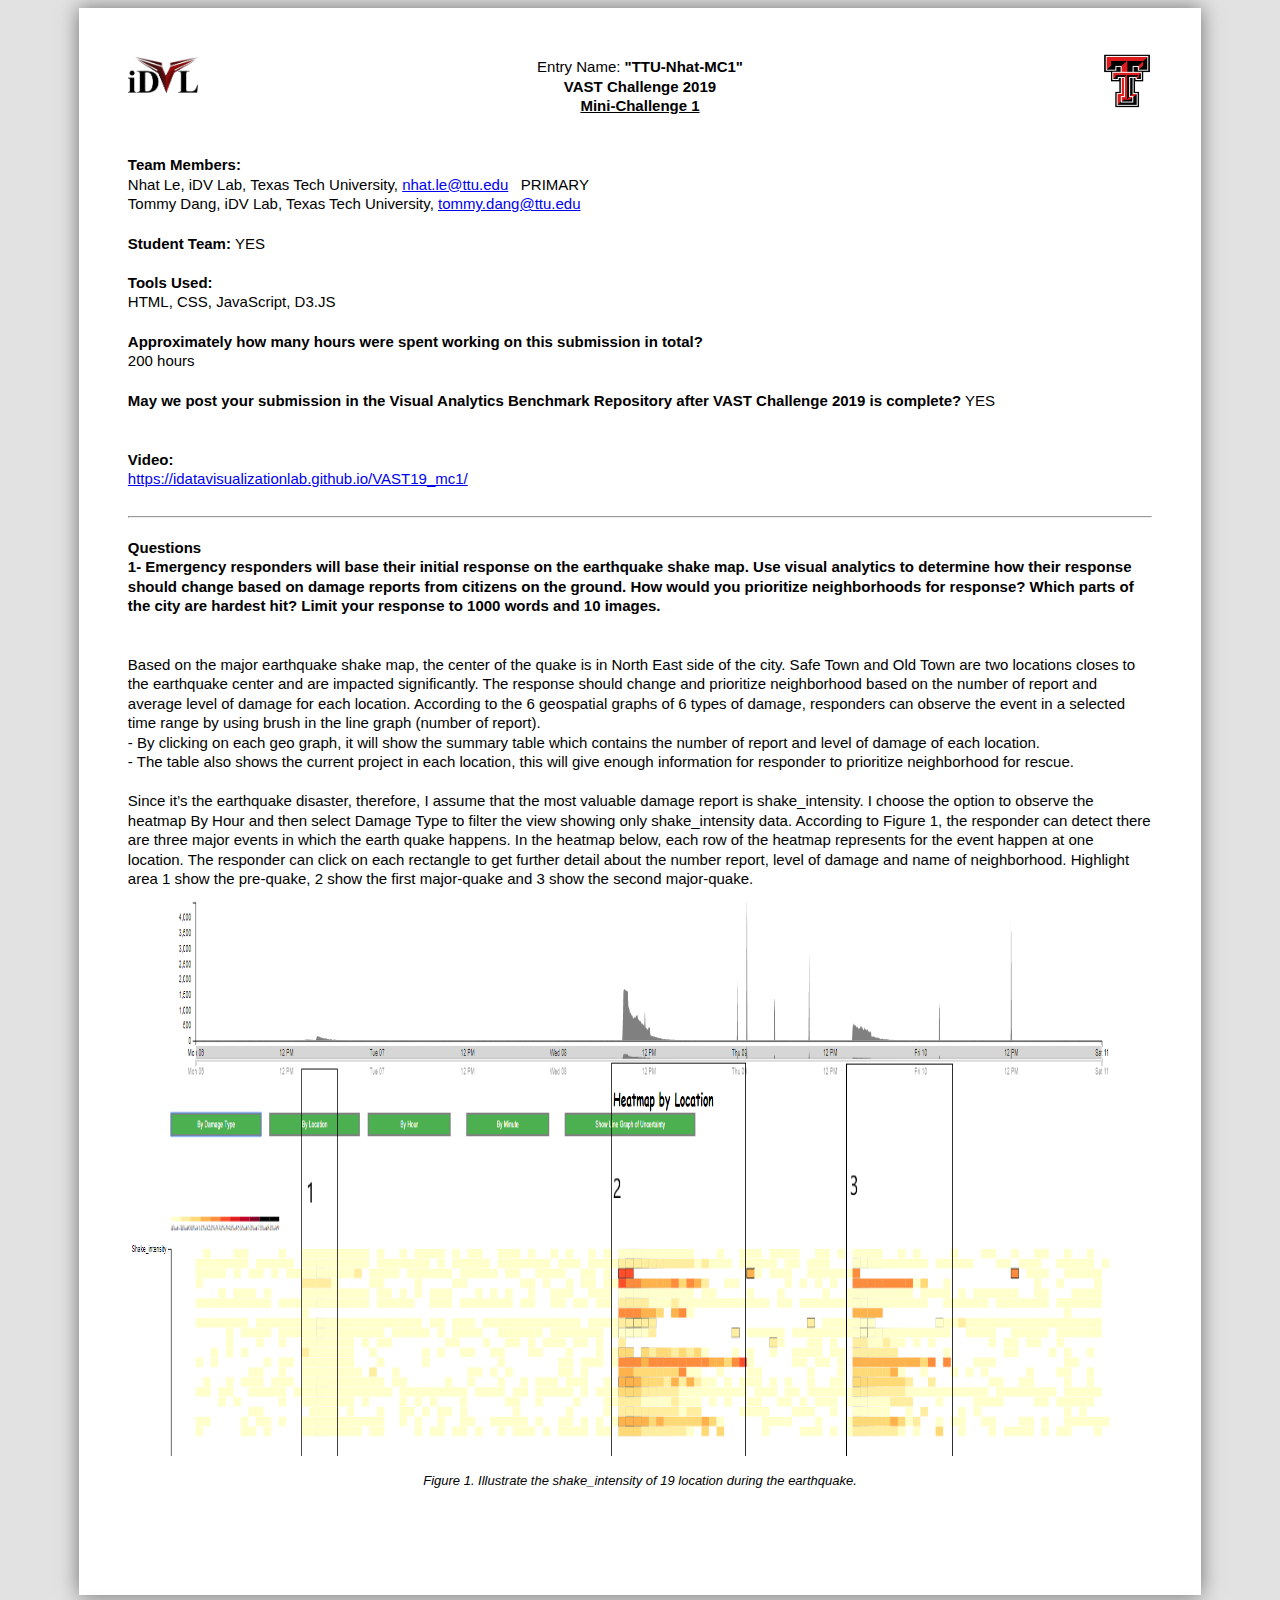
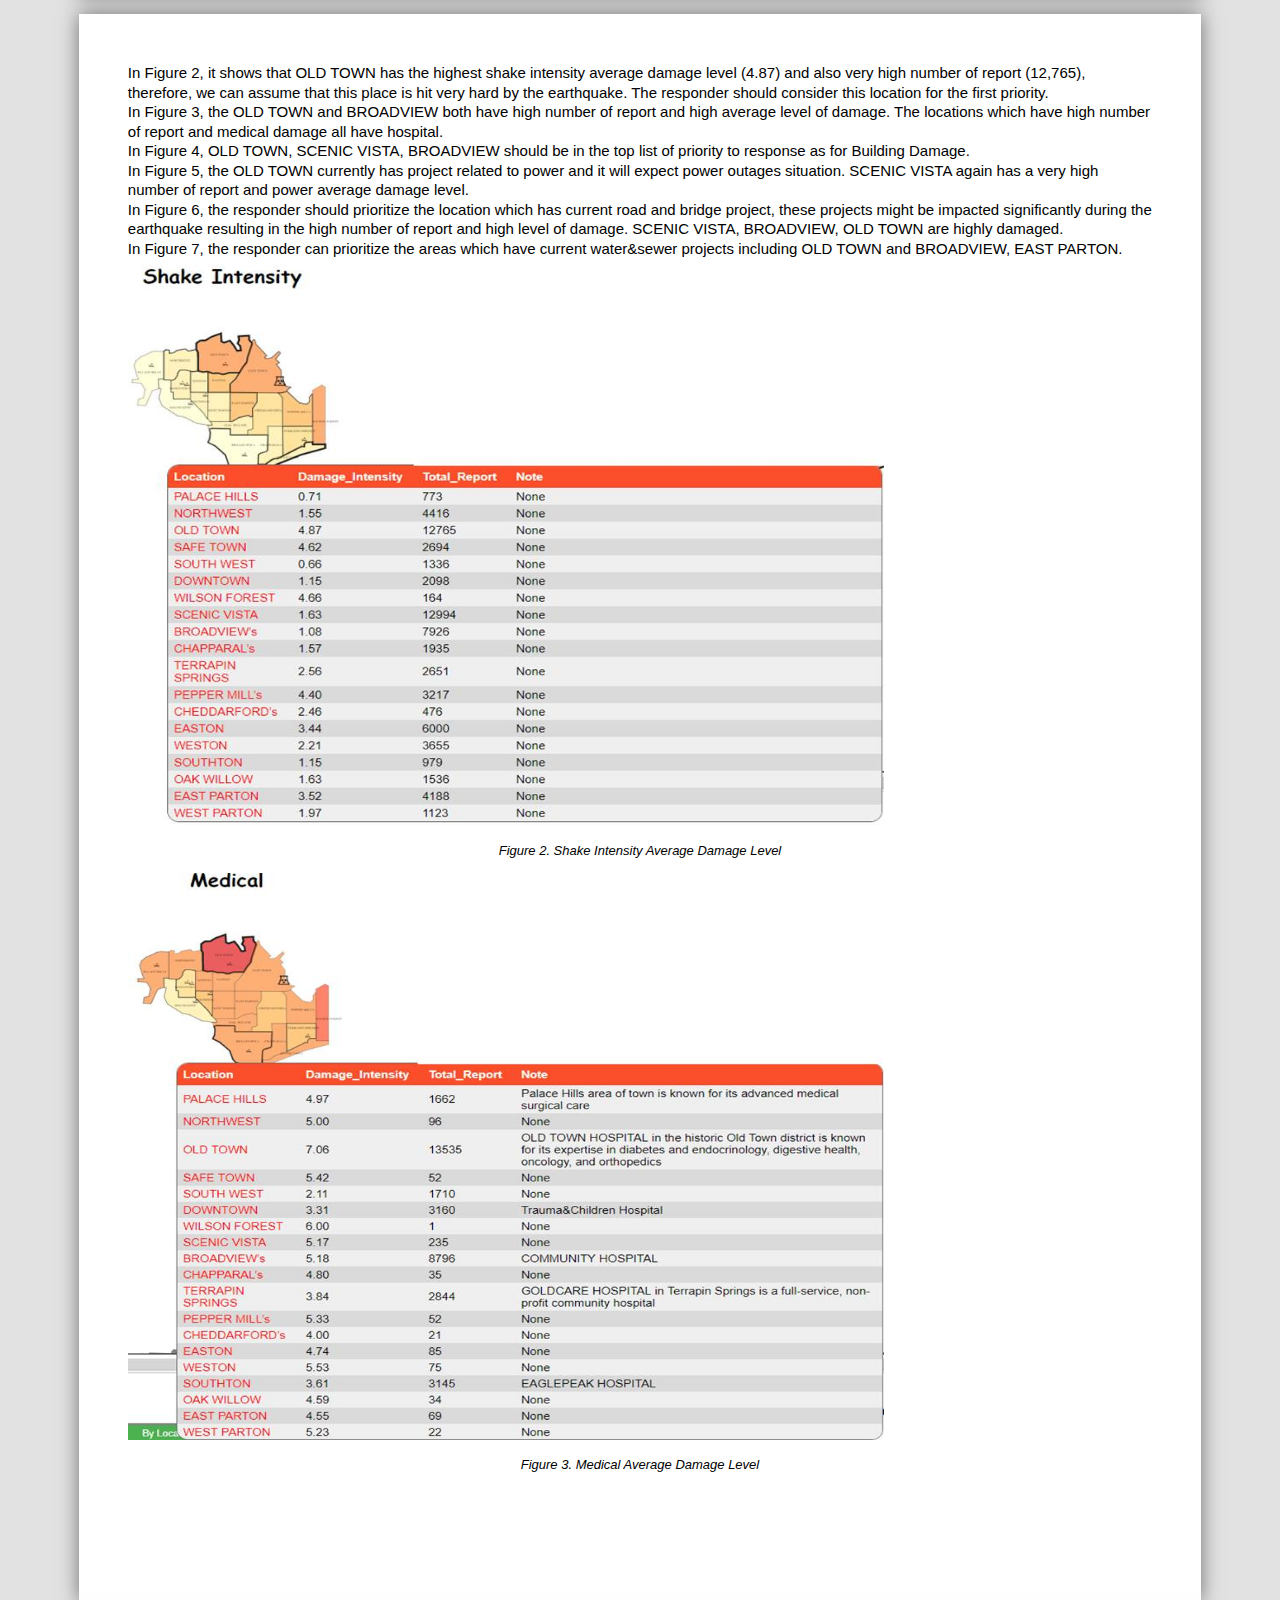
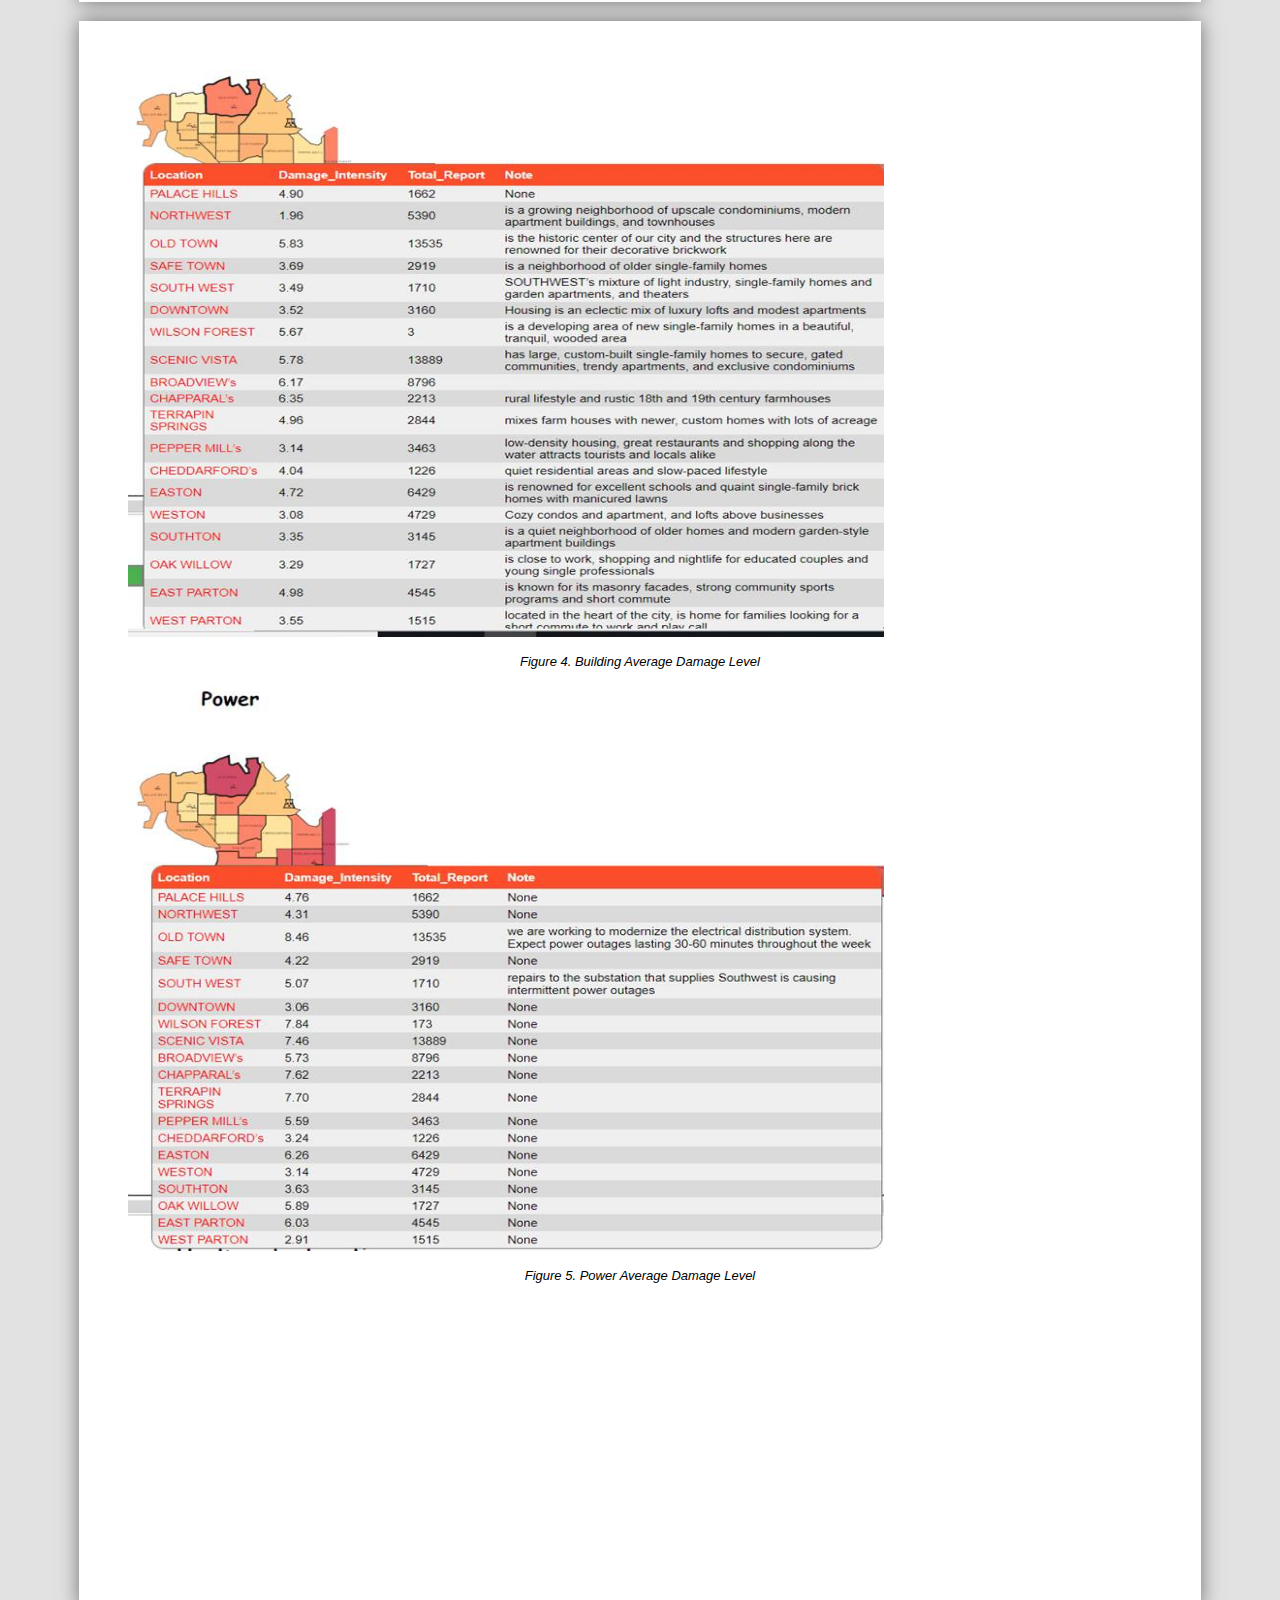
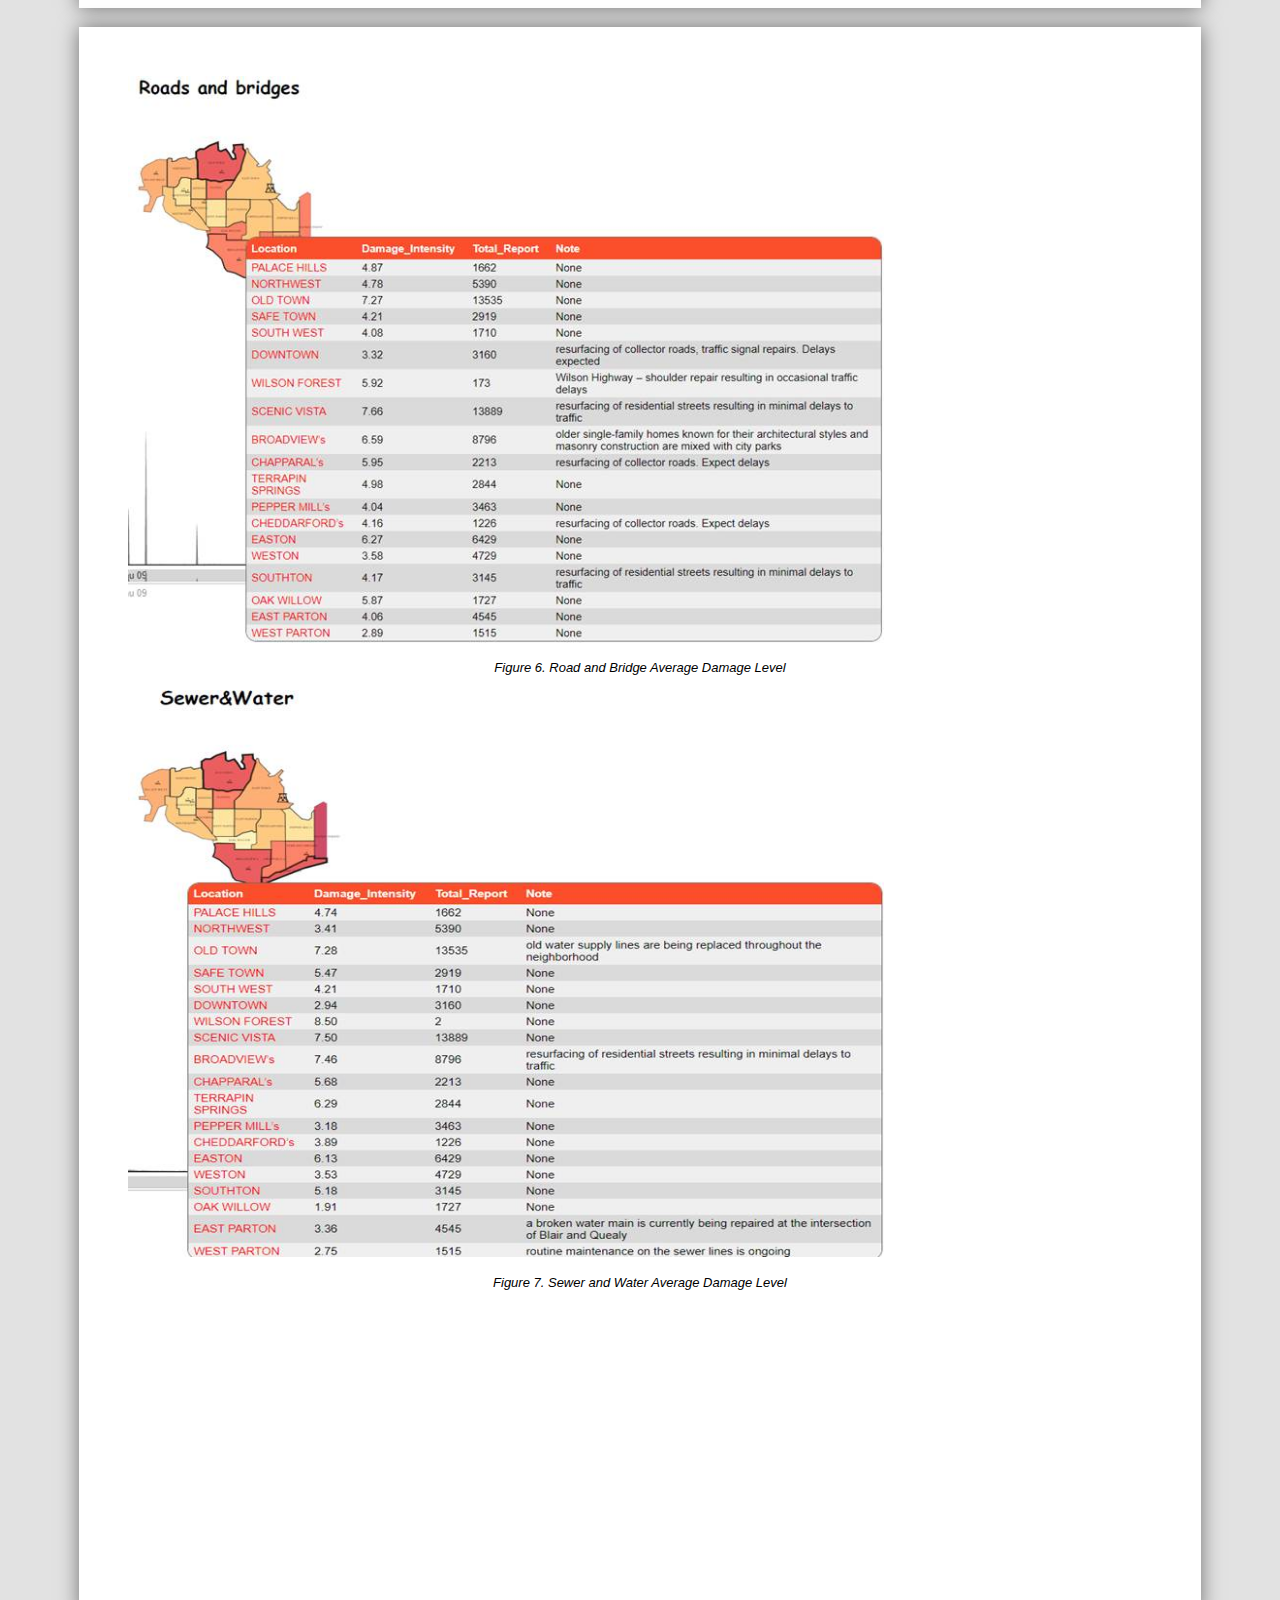
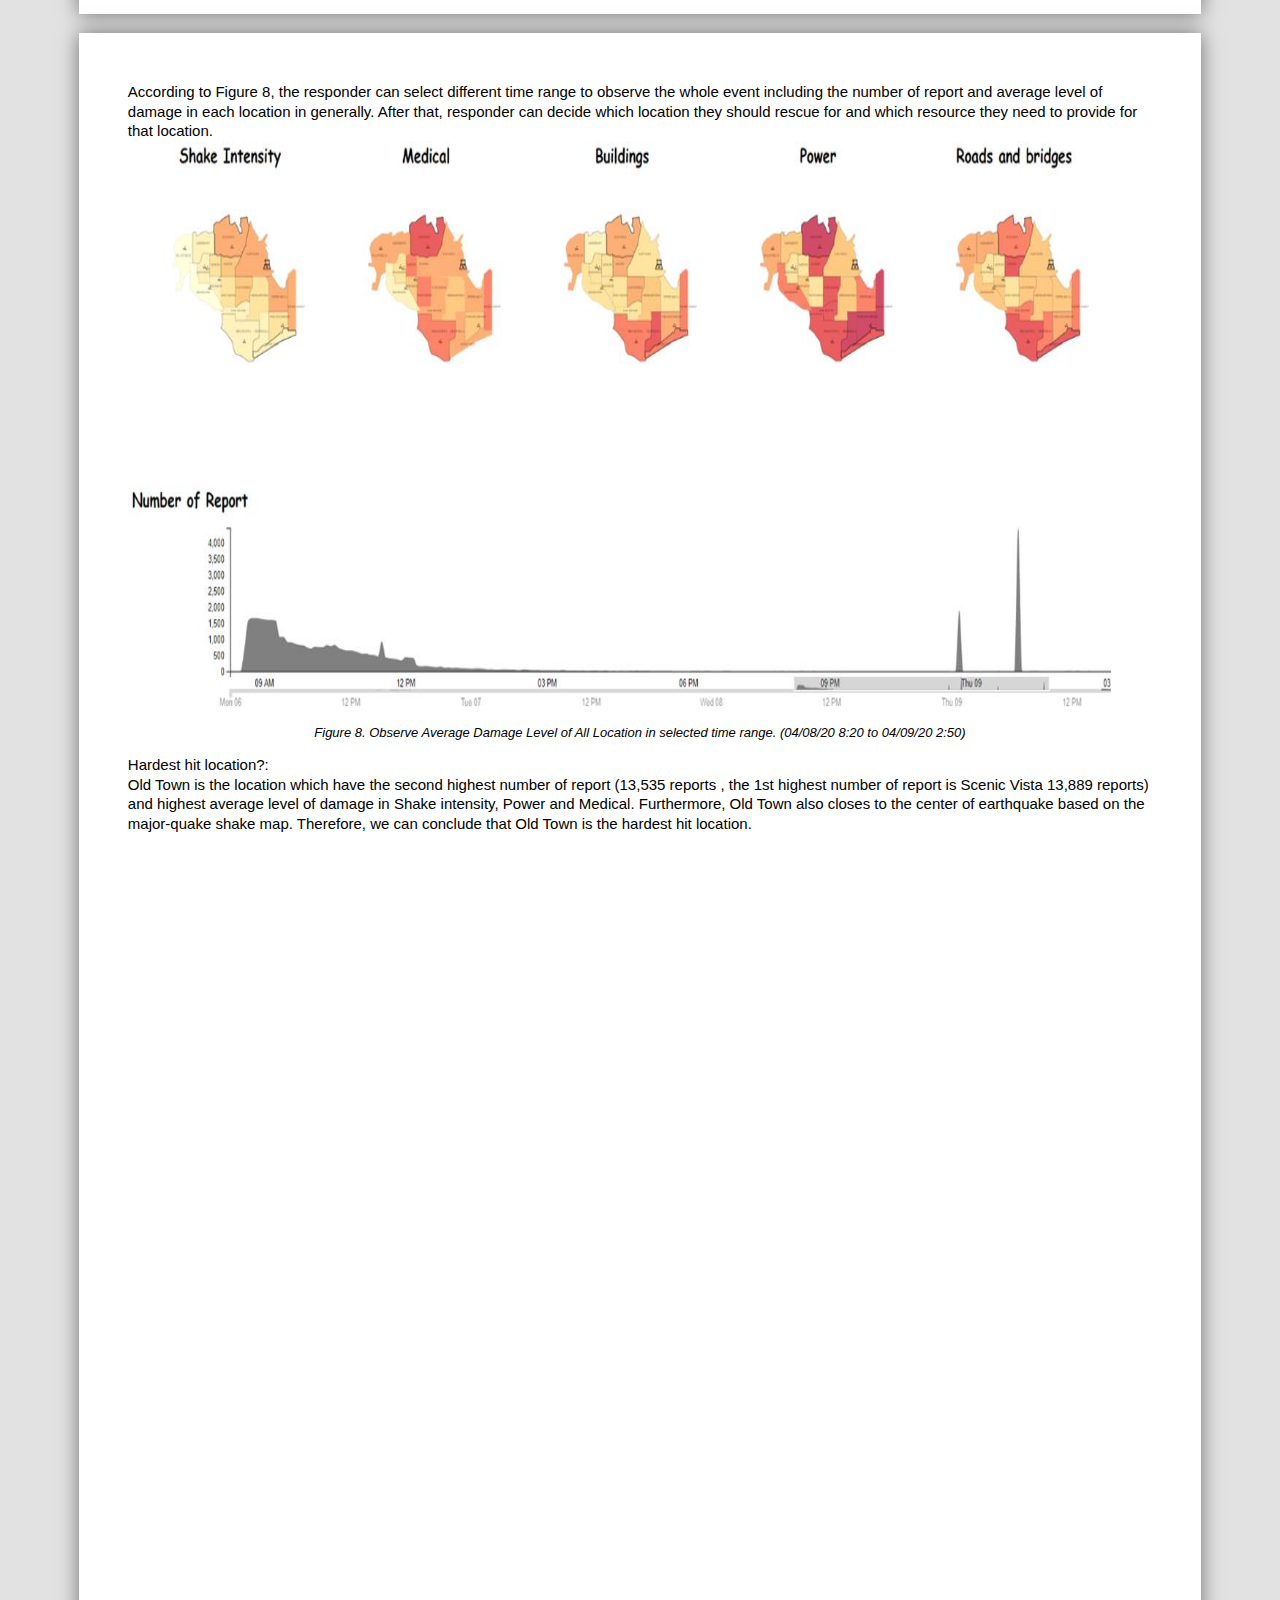
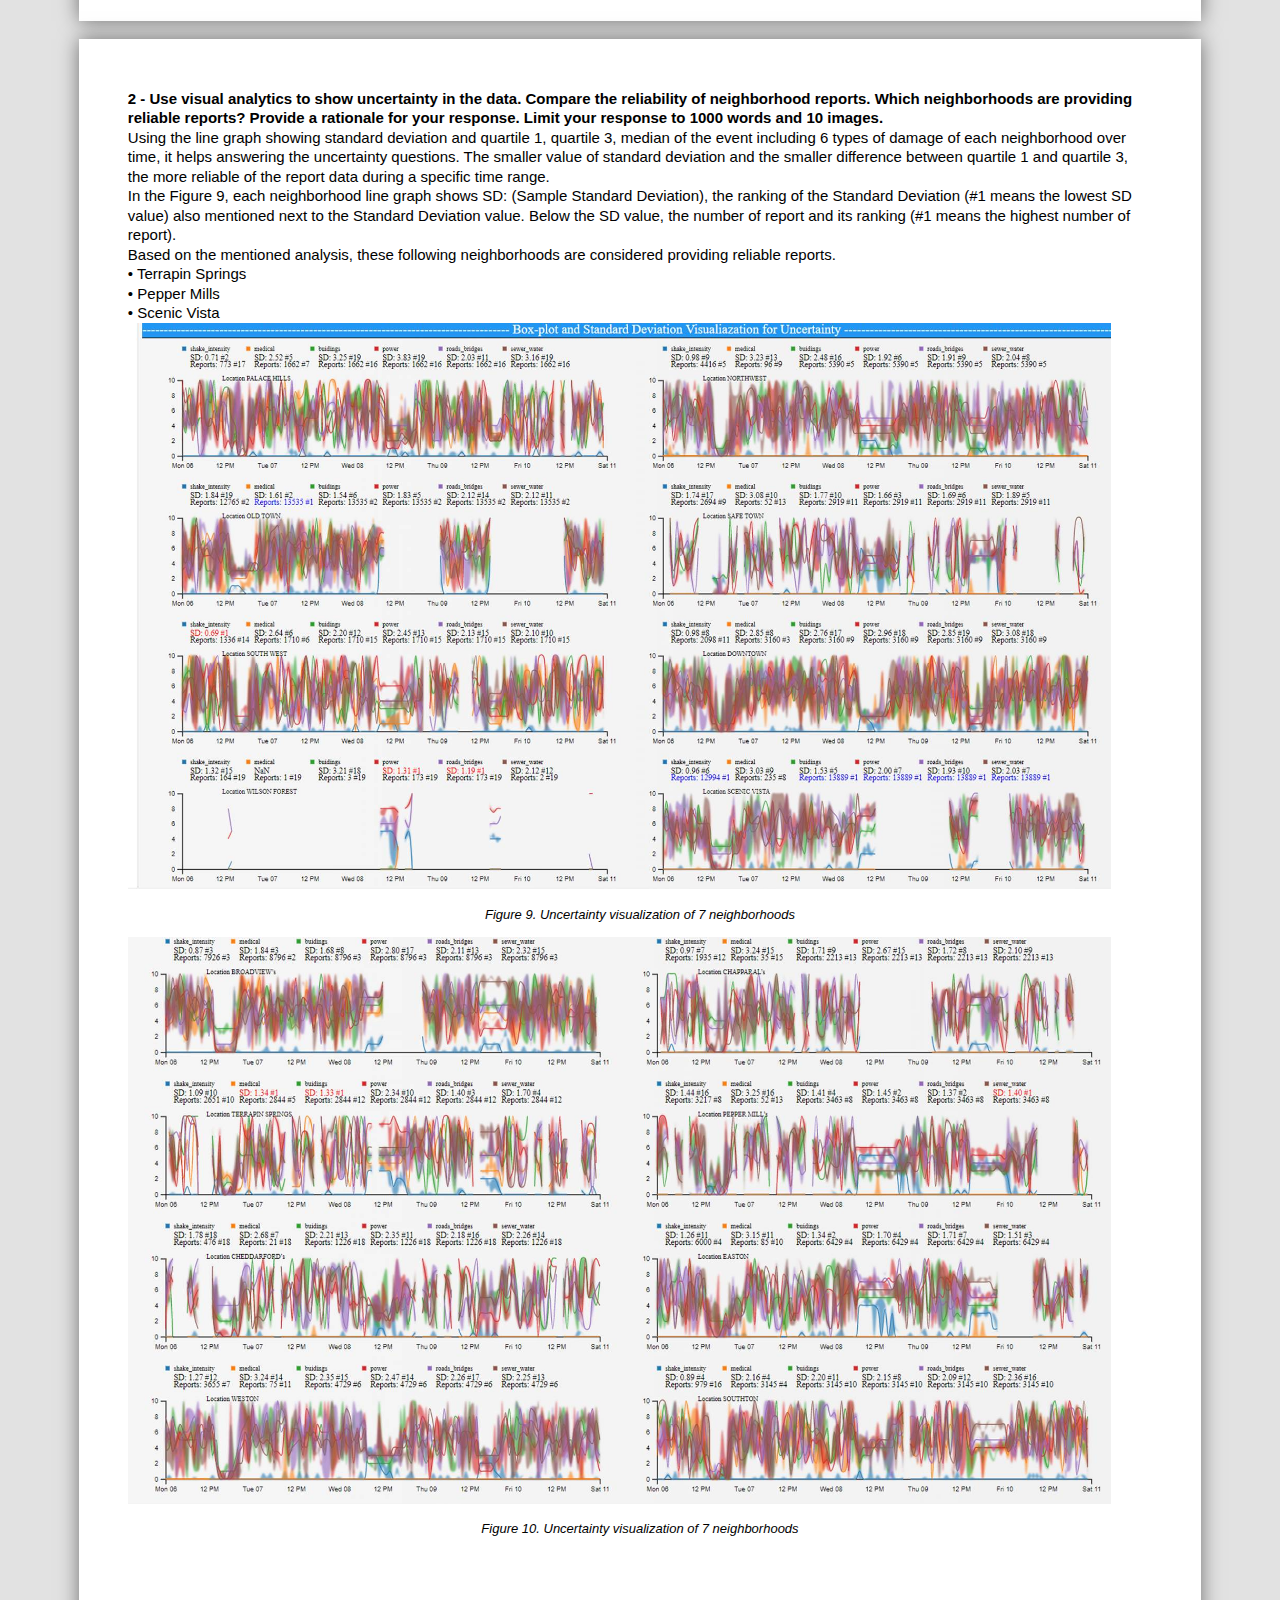
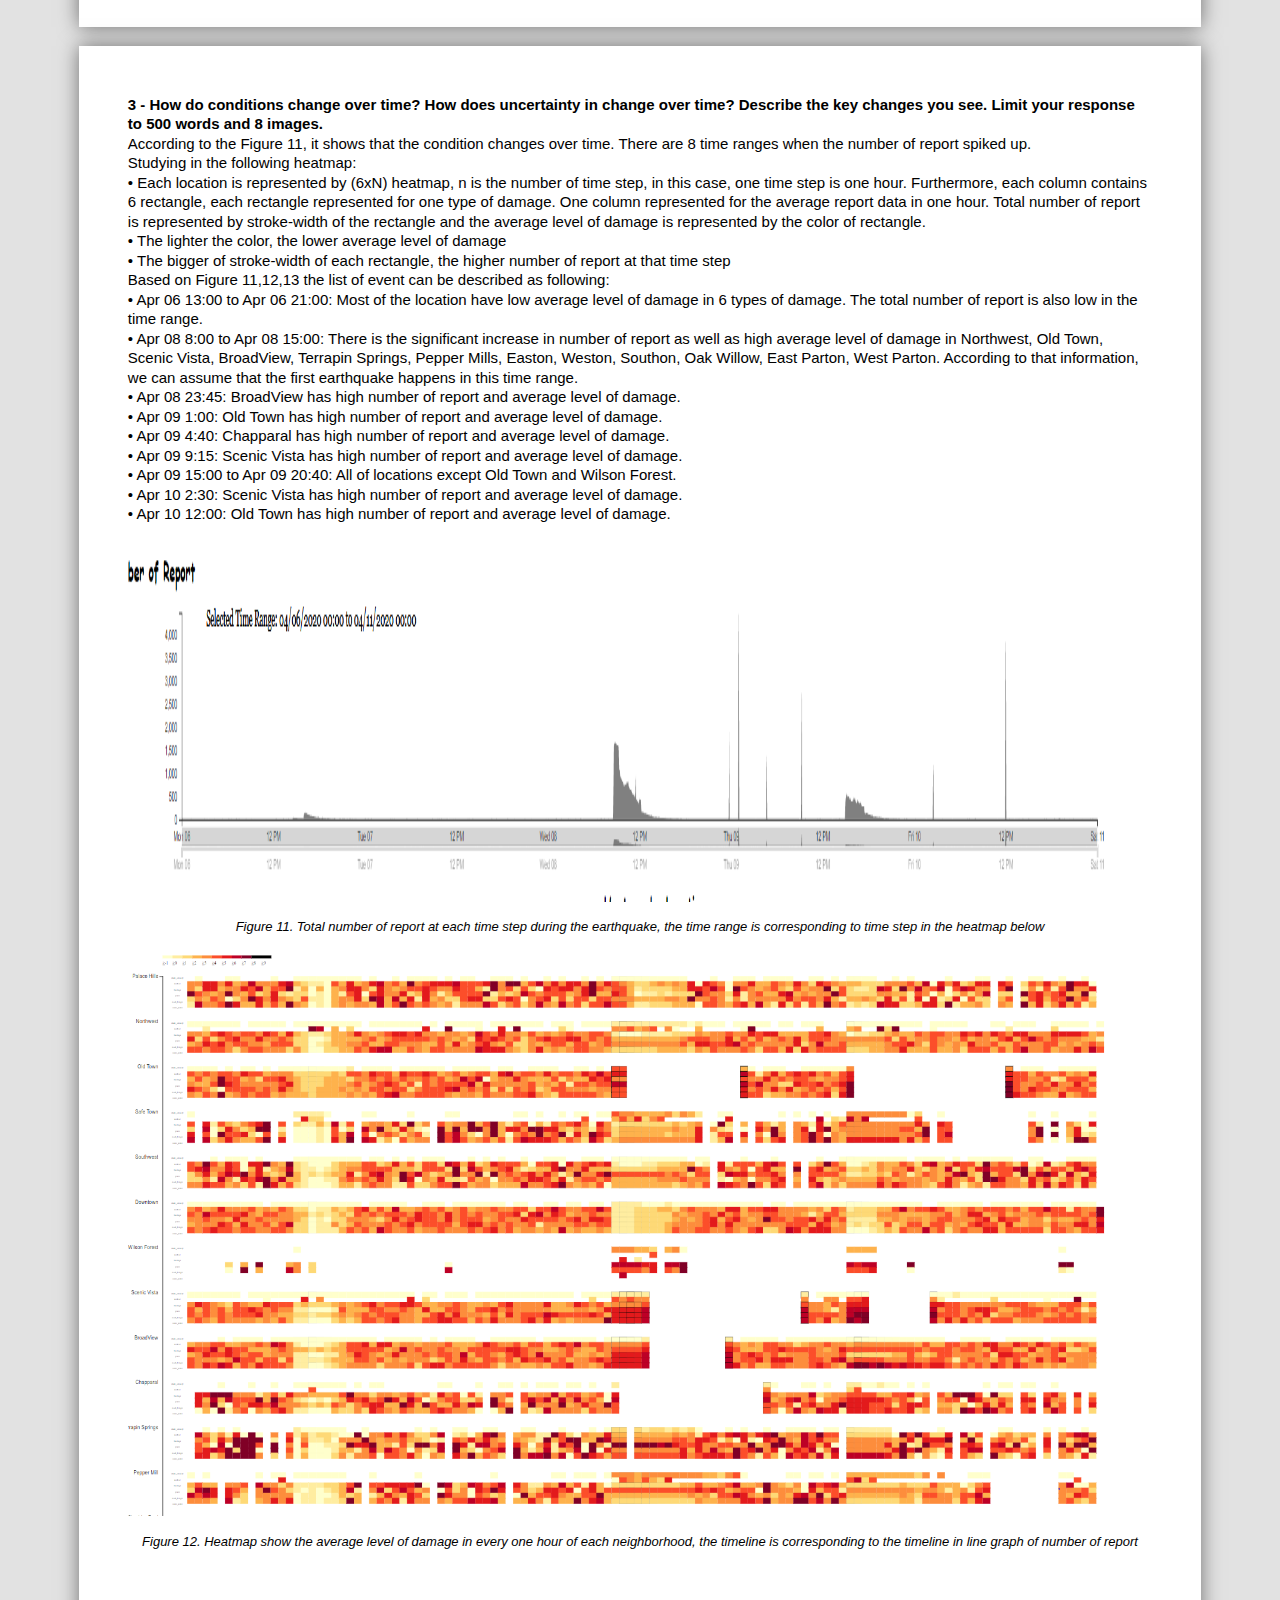
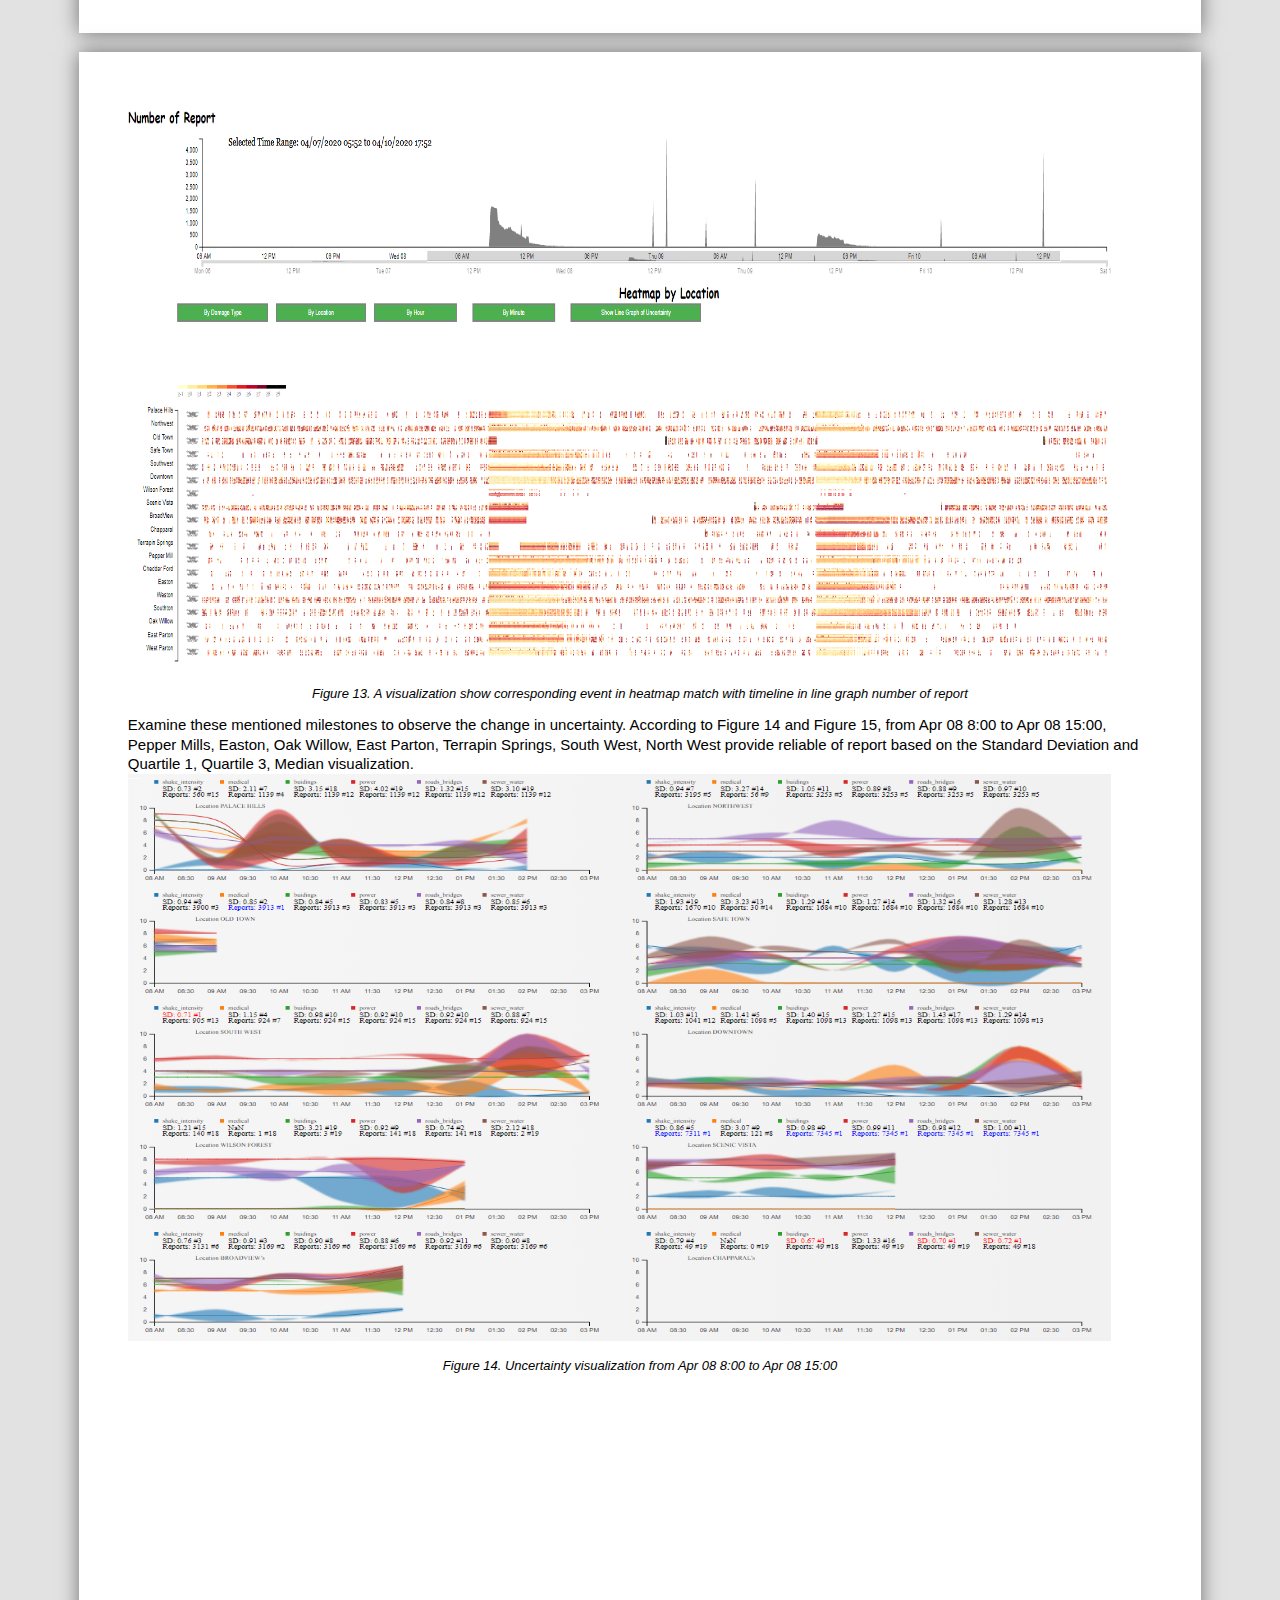
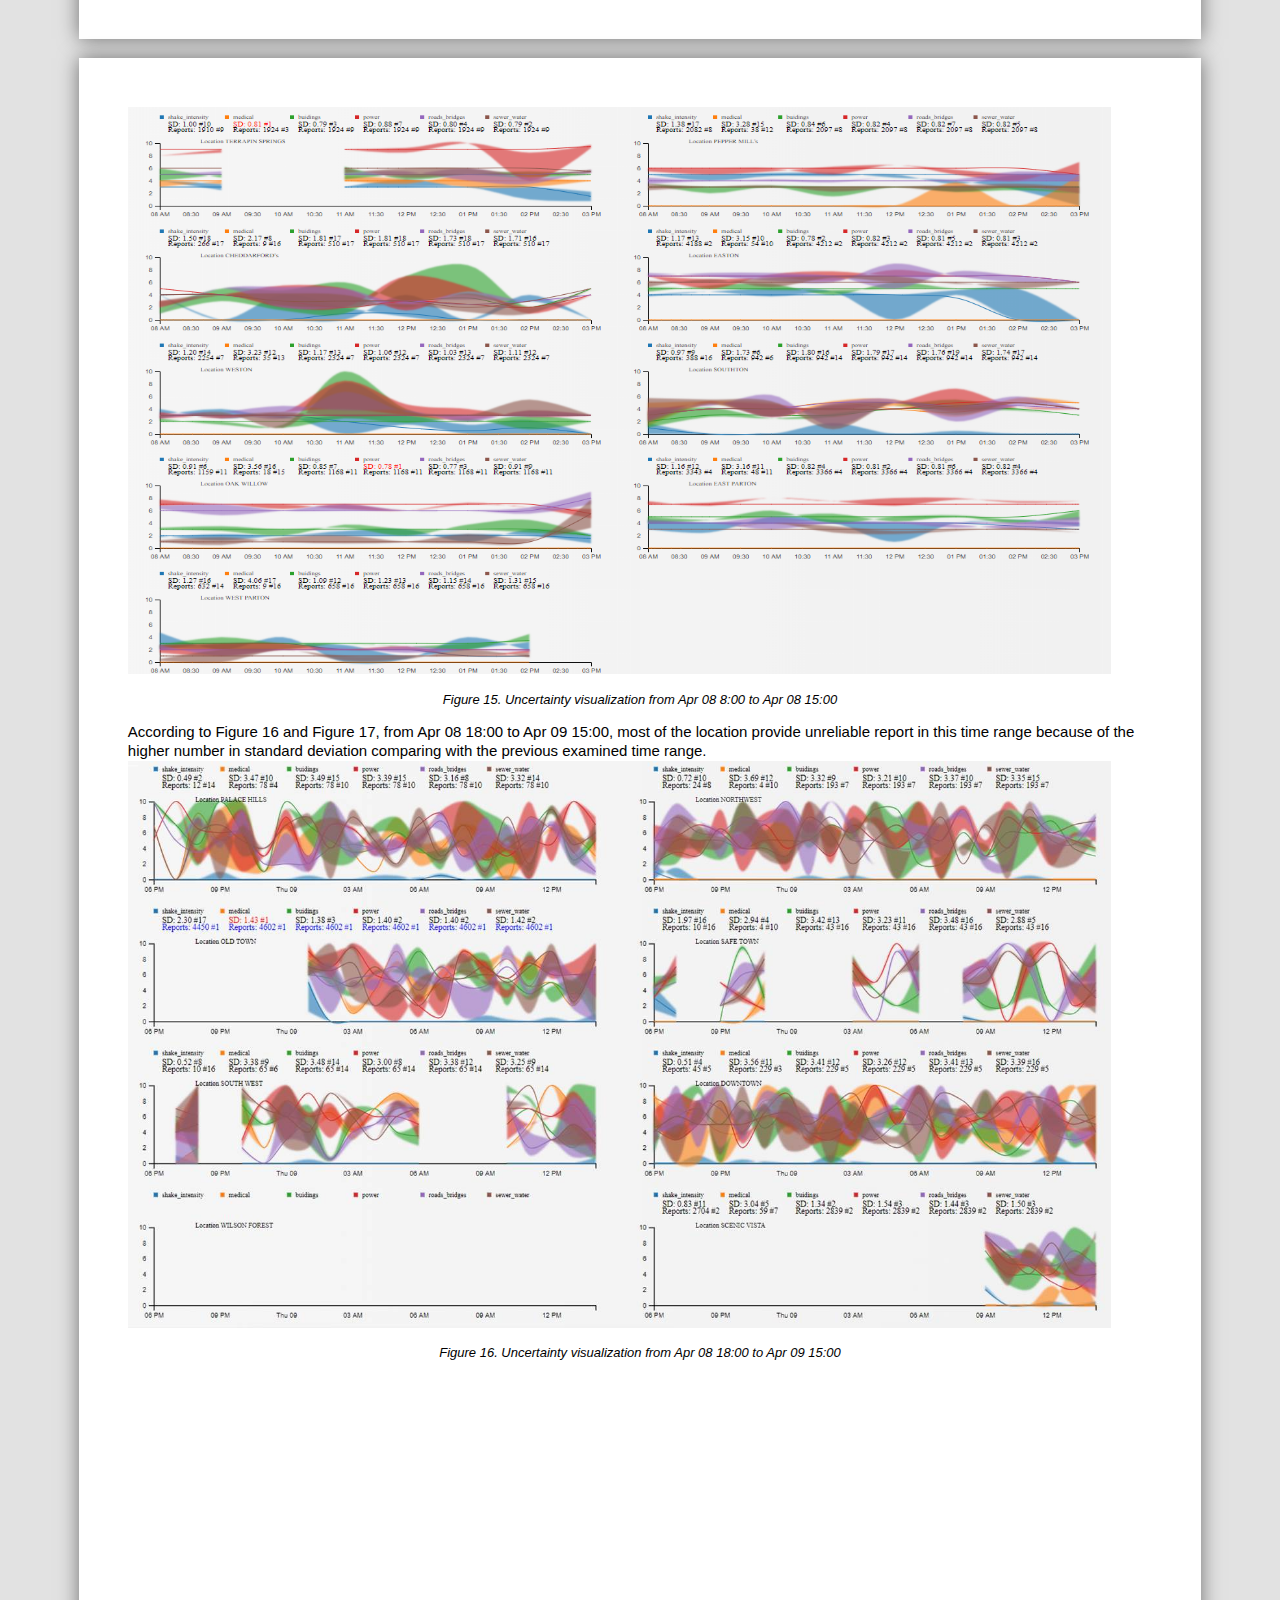
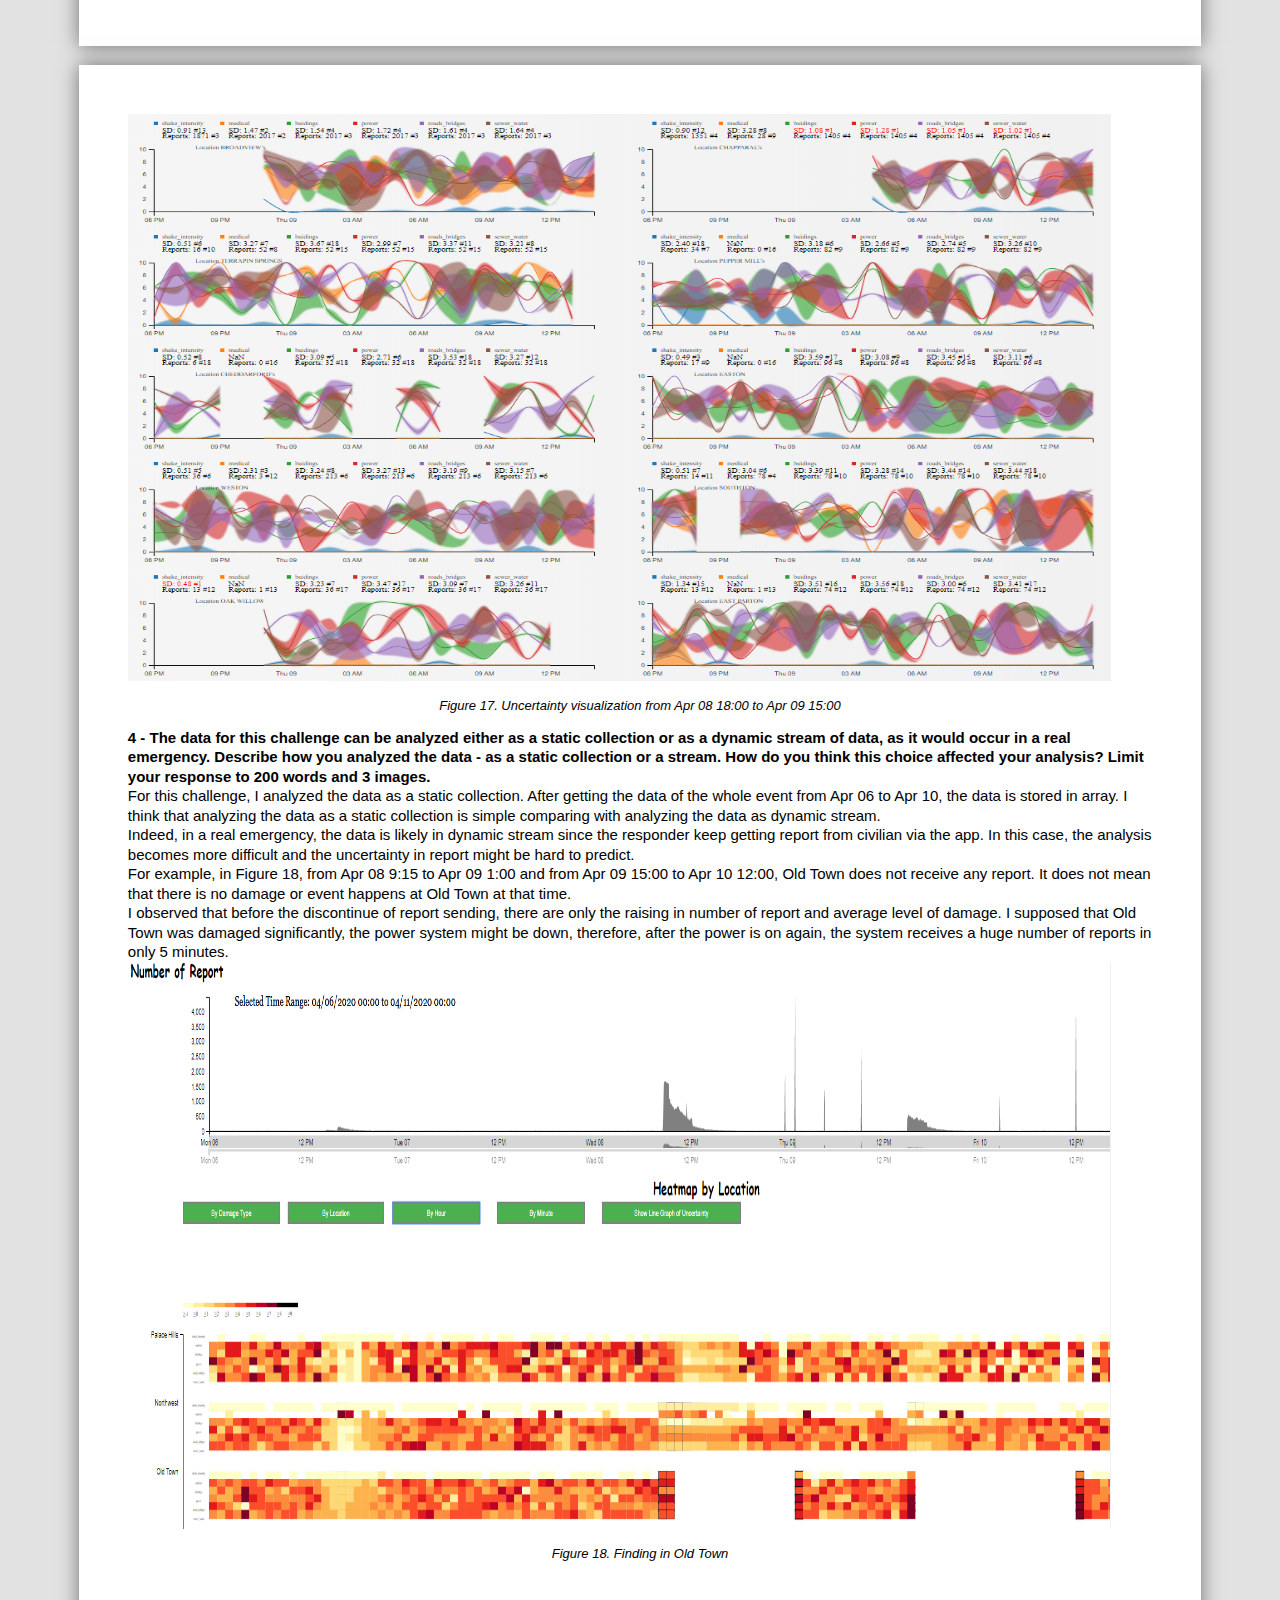
<file: TTU-Nhat-MC1/index.htm>
<!DOCTYPE html>
<html lang="en">
<head>
    <meta charset="UTF-8">
    <title> Nhat VAST 2019 MC1</title>
    <style>
        @import "styles.css";
    </style>
</head>
<body>
<page size="A3">
    <div class="pageContent">
        <img src="images/ttu.jpg" class="ttu">
        <img src="images/idvl.png" class="idvl">
        <div class="title">
            Entry Name:  <span style="font-weight: bold">"TTU-Nhat-MC1"<br>
            VAST Challenge 2019<br>
            <span style="text-decoration: underline">Mini-Challenge 1<br><br></span> </span>
        </div>

        <h4><span>Team Members:</span></h4>
        <span>Nhat Le, iDV Lab, Texas Tech University, </span><span><a href="mailto:nhat.le@ttu.edu">nhat.le@ttu.edu</a>&nbsp;&nbsp; PRIMARY<br></span>
        <span>Tommy Dang, iDV Lab, Texas Tech University, </span><span><a href="mailto:tommy.dang@ttu.edu">tommy.dang@ttu.edu</a></span>

        <h4>Student Team: <span style="font-weight: normal">YES</span></h4>
        <h4>Tools Used:</h4>
        <span>HTML, CSS, JavaScript, D3.JS

        <h4>Approximately how many hours were spent working on this submission in total?</h4>
        <span>200 hours</span>

        <h4>May we post your submission in the Visual Analytics Benchmark Repository after VAST Challenge 2019 is complete?<span style="font-weight: normal"> YES</span></h4>

        <h4><span><br> Video: </span></h4>
                <span><a
                        href="https://idatavisualizationlab.github.io/VAST19_mc1/">https://idatavisualizationlab.github.io/VAST19_mc1/</a></span>
            <br><br>
        <hr>

            <h4>Questions</h4>

        <div class="question">1- Emergency responders will base their initial response on the earthquake shake map. Use visual analytics to determine how their response should change based on damage reports from citizens on the ground. How would you prioritize neighborhoods for response? Which parts of the city are hardest hit? Limit your response to 1000 words and 10 images.</div>
        <br><br>
      <div> Based on the major earthquake shake map, the center of the quake is in North East side of the city. Safe Town and Old Town are two locations closes to the earthquake center and are impacted significantly.
           The response should change and prioritize neighborhood based on the number of report and average level of damage for each location.
           According to the 6 geospatial graphs of 6 types of damage, responders can observe the event in a selected time range by using brush in the line graph (number of report). <br>
            -	By clicking on each geo graph, it will show the summary table which contains the number of report and level of damage of each location. <br>
            -	The table also shows the current project in each location, this will give enough information for responder to prioritize neighborhood for rescue.<br><br>

      </div>

            <div>
                Since it’s the earthquake disaster, therefore, I assume that the most valuable damage report is shake_intensity. I choose the option to observe the heatmap By Hour and then select Damage Type to filter the view showing only shake_intensity data. According to Figure 1, the responder can detect there are three major events in which the earth quake happens. In the heatmap below, each row of the heatmap represents for the event happen at one location. The responder can click on each rectangle to get further detail about the number report, level of damage and name of neighborhood.
                Highlight area 1 show the pre-quake, 2 show the first major-quake and 3 show the second major-quake.<br>

            </div>

        <img id="heatmap" src="images/f1.png" class="full1">
         <p class="caption"><span>Figure 1. Illustrate the shake_intensity of 19 location during the earthquake.</span></p>

        </div>


</page>
<page size="A3">
     <div class="pageContent">
         <div>
             In Figure 2, it shows that OLD TOWN has the highest shake intensity average damage level (4.87) and also very high number of report (12,765), therefore, we can assume that this place is hit very hard by the earthquake. The responder should consider this location for the first priority.
         </div>

         <div>
             In Figure 3, the OLD TOWN and BROADVIEW both have high number of report and high average level of damage. The locations which have high number of report and medical damage all have hospital.
         </div>
         <div>
             In Figure 4, OLD TOWN, SCENIC VISTA, BROADVIEW should be in the top list of priority to response as for Building Damage.<br>
             In Figure 5, the OLD TOWN currently has project related to power and it will expect power outages situation. SCENIC VISTA again has a very high number of report and power average damage level.<br>
             In Figure 6, the responder should prioritize the location which has current road and bridge project, these projects might be impacted significantly during the earthquake resulting in the high number of report and high level of damage. SCENIC VISTA, BROADVIEW, OLD TOWN are highly damaged.<br>
             In Figure 7, the responder can prioritize the areas which have current water&sewer projects including OLD TOWN and BROADVIEW, EAST PARTON.<br>

         </div>


         <img id="geo1" src="images/f2.jpg" class="full" width="600px" height="600px">
         <p class="caption"><span>Figure 2. Shake Intensity Average Damage Level</span></p>

         <img id="geo2" src="images/f3.jpg" class="full">
         <p class="caption"><span>Figure 3. Medical Average Damage Level</span></p>

   </div>    
</page>


<page size="A3">
     <div class="pageContent">
         <img id="geo3" src="images/f4.jpg" class="full">
         <p class="caption"><span>Figure 4. Building Average Damage Level</span></p>

         <img id="geo4" src="images/f5.jpg" class="full">
         <p class="caption"><span>Figure 5. Power Average Damage Level</span></p>

     </div>
</page>

<page size="A3">
    <div class="pageContent">
        <img id="geo5" src="images/f6.jpg" class="full">
        <p class="caption"><span>Figure 6. Road and Bridge Average Damage Level</span></p>
        <img id="geo6" src="images/f7.jpg" class="full">
        <p class="caption"><span>Figure 7. Sewer and Water Average Damage Level</span></p>
    </div>
</page>

<page size="A3">
    <div class="pageContent">
<div>According to Figure 8, the responder can select different time range to observe the whole event including the number of report and average level of damage in each location in generally. After that, responder can decide which location they should rescue for and which resource they need to provide for that location.<br>
</div>
    <img id="8" src="images/f8.jpg" class="full1">
        <p class="caption"><span>Figure 8. Observe Average Damage Level of All Location in selected time range. (04/08/20 8:20 to 04/09/20 2:50)</span></p>
        Hardest hit location?: <br>
        Old Town is the location which have the second highest number of report (13,535 reports , the 1st highest number of report is Scenic Vista 13,889 reports) and highest average level of damage in Shake intensity, Power and Medical. Furthermore, Old Town also closes to the center of earthquake based on the major-quake shake map. Therefore, we can conclude that Old Town is the hardest hit location.<br>
    </div>

</page>




<page size="A3">
     <div class="pageContent">
         <div class="question">2 - Use visual analytics to show uncertainty in the data. Compare the reliability of neighborhood reports. Which neighborhoods are providing reliable reports? Provide a rationale for your response. Limit your response to 1000 words and 10 images.</div>
         <div>
             Using the line graph showing standard deviation and quartile 1, quartile 3, median of the event including 6 types of damage of each neighborhood over time, it helps answering the uncertainty questions. The smaller value of standard deviation and the smaller difference between quartile 1 and quartile 3, the more reliable of the report data during a specific time range.<br>
             In the Figure 9, each neighborhood line graph shows SD: (Sample Standard Deviation), the ranking of the Standard Deviation (#1 means the lowest SD value) also mentioned next to the Standard Deviation value. Below the SD value, the number of report and its ranking (#1 means the highest number of report).<br>
             Based on the mentioned analysis, these following neighborhoods are considered providing reliable reports.<br>
             •	Terrapin Springs<br>
             •	Pepper Mills<br>
             •	Scenic Vista<br>
         </div>

        <img id="9" src="images/f9.jpg" class="full1">
         <p class="caption"><span>Figure 9. Uncertainty visualization of 7 neighborhoods</span></p>
         <img id="10" src="images/f10.jpg" class="full1">
         <p class="caption"><span>Figure 10. Uncertainty visualization of 7 neighborhoods</span></p>
   </div>


    </div>

</page>
<page size="A3">
     <div class="pageContent">

        <div class="question">3 - How do conditions change over time? How does uncertainty in change over time? Describe the key changes you see. Limit your response to 500 words and 8 images.</div>
<div>
    According to the Figure 11, it shows that the condition changes over time. There are 8 time ranges when the number of report spiked up.<br>
    Studying in the following heatmap:<br>
    •	Each location is represented by (6xN) heatmap, n is the number of time step, in this case, one time step is one hour. Furthermore, each column contains 6 rectangle, each rectangle represented for one type of damage. One column represented for the average report data in one hour. Total number of report is represented by stroke-width of the rectangle and the average level of damage is represented by the color of rectangle.<br>
    •	The lighter the color, the lower average level of damage<br>
    •	The bigger of stroke-width of each rectangle, the higher number of report at that time step<br>
    Based on Figure 11,12,13 the list of event can be described as following:<br>
    •	Apr 06 13:00 to Apr 06 21:00: Most of the location have low average level of damage in 6 types of damage. The total number of report is also low in the time range.<br>
    •	Apr 08  8:00 to Apr 08 15:00: There is the significant increase in number of report as well as high average level of damage in Northwest, Old Town, Scenic Vista, BroadView, Terrapin Springs, Pepper Mills, Easton, Weston, Southon, Oak Willow, East Parton, West Parton. According to that information, we can assume that the first earthquake happens in this time range.<br>
    •	Apr 08 23:45: BroadView has high number of report and average level of damage.<br>
    •	Apr 09 1:00: Old Town has high number of report and average level of damage.<br>
    •	Apr 09 4:40: Chapparal has high number of report and average level of damage.<br>
    •	Apr 09 9:15: Scenic Vista has high number of report and average level of damage.<br>
    •	Apr 09 15:00 to Apr 09 20:40: All of locations except Old Town and Wilson Forest.<br>
    •	Apr 10 2:30: Scenic Vista has high number of report and average level of damage.<br>
    •	Apr 10 12:00: Old Town has high number of report and average level of damage.<br>

    <img id="12" src="images/f12.png" class="full2">
    <p class="caption"><span>
        Figure 11. Total number of report at each time step during the earthquake, the time range is corresponding to time step in the heatmap below
    </span></p>
    </div>
         <img id="13" src="images/f13.png" class="full1">
         <p class="caption"><span>
        Figure 12. Heatmap show the average level of damage in every one hour of each neighborhood, the timeline is corresponding to the timeline in line graph of number of report
    </span></p>
     </div>

    </div>
</page>

<page size="A3">
    <div class="pageContent">
        <img id="15" src="images/f15.png" class="full1">
        <p class="caption"><span>
        Figure 13. A visualization show corresponding event in heatmap match with timeline in line graph number of report</span></p>
        <div>
            Examine these mentioned milestones to observe the change in uncertainty. According to Figure 14 and Figure 15, from Apr 08 8:00 to Apr 08 15:00, Pepper Mills, Easton, Oak Willow, East Parton, Terrapin Springs, South West, North West provide reliable of report based on the Standard Deviation and Quartile 1, Quartile 3, Median visualization.<br>
        </div>

        <img id="16" src="images/f16.png" class="full1">
        <p class="caption"><span>
        Figure 14. Uncertainty visualization from Apr 08 8:00 to Apr 08 15:00</span></p>
    </div>
    </div>

</page>


<page size="A3">
    <div class="pageContent">
        <img id="17" src="images/f17.png" class="full1">
        <p class="caption"><span>
        Figure 15. Uncertainty visualization from Apr 08 8:00 to Apr 08 15:00</span></p>
        <div>
            According to Figure 16 and Figure 17, from Apr 08 18:00 to Apr 09 15:00, most of the location provide unreliable report in this time range because of the higher number in standard deviation comparing with the previous examined time range.<br>
        </div>

        <img id="18" src="images/f18.jpg" class="full1">
        <p class="caption"><span>
        Figure 16. Uncertainty visualization from Apr 08 18:00 to Apr 09 15:00</span></p>
    </div>

    </div>

</page>

<page size="A3">
    <div class="pageContent">
        <img id="19" src="images/f19.png" class="full1">
        <p class="caption"><span>
        Figure 17. Uncertainty visualization from Apr 08 18:00 to Apr 09 15:00</span></p>

        <div class="question">
            4 - The data for this challenge can be analyzed either as a static collection or as a dynamic stream of data, as it would occur in a real emergency. Describe how you analyzed the data - as a static collection or a stream. How do you think this choice affected your analysis? Limit your response to 200 words and 3 images.
        </div>

<div>
    For this challenge, I analyzed the data as a static collection. After getting the data of the whole event from Apr 06 to Apr 10, the data is stored in array. I think that analyzing the data as a static collection is simple comparing with analyzing the data as dynamic stream.<br>
    Indeed, in a real emergency, the data is likely in dynamic stream since the responder keep getting report from civilian via the app. In this case, the analysis becomes more difficult and the uncertainty in report might be hard to predict.<br>

    For example, in Figure 18, from Apr 08 9:15 to Apr 09 1:00 and from Apr 09 15:00 to Apr 10 12:00, Old Town does not receive any report. It does not mean that there is no damage or event happens at Old Town at that time. <br>
    I observed that before the discontinue of report sending, there are only the raising in number of report and average level of damage. I supposed that Old Town was damaged significantly, the power system might be down, therefore, after the power is on again, the system receives a huge number of reports in only 5 minutes.<br>

</div>

        <img id="20" src="images/f20.png" class="full1">
        <p class="caption"><span>
        Figure 18. Finding in Old Town</span></p>


    </div>



</page>


</body>
</html>
</file>
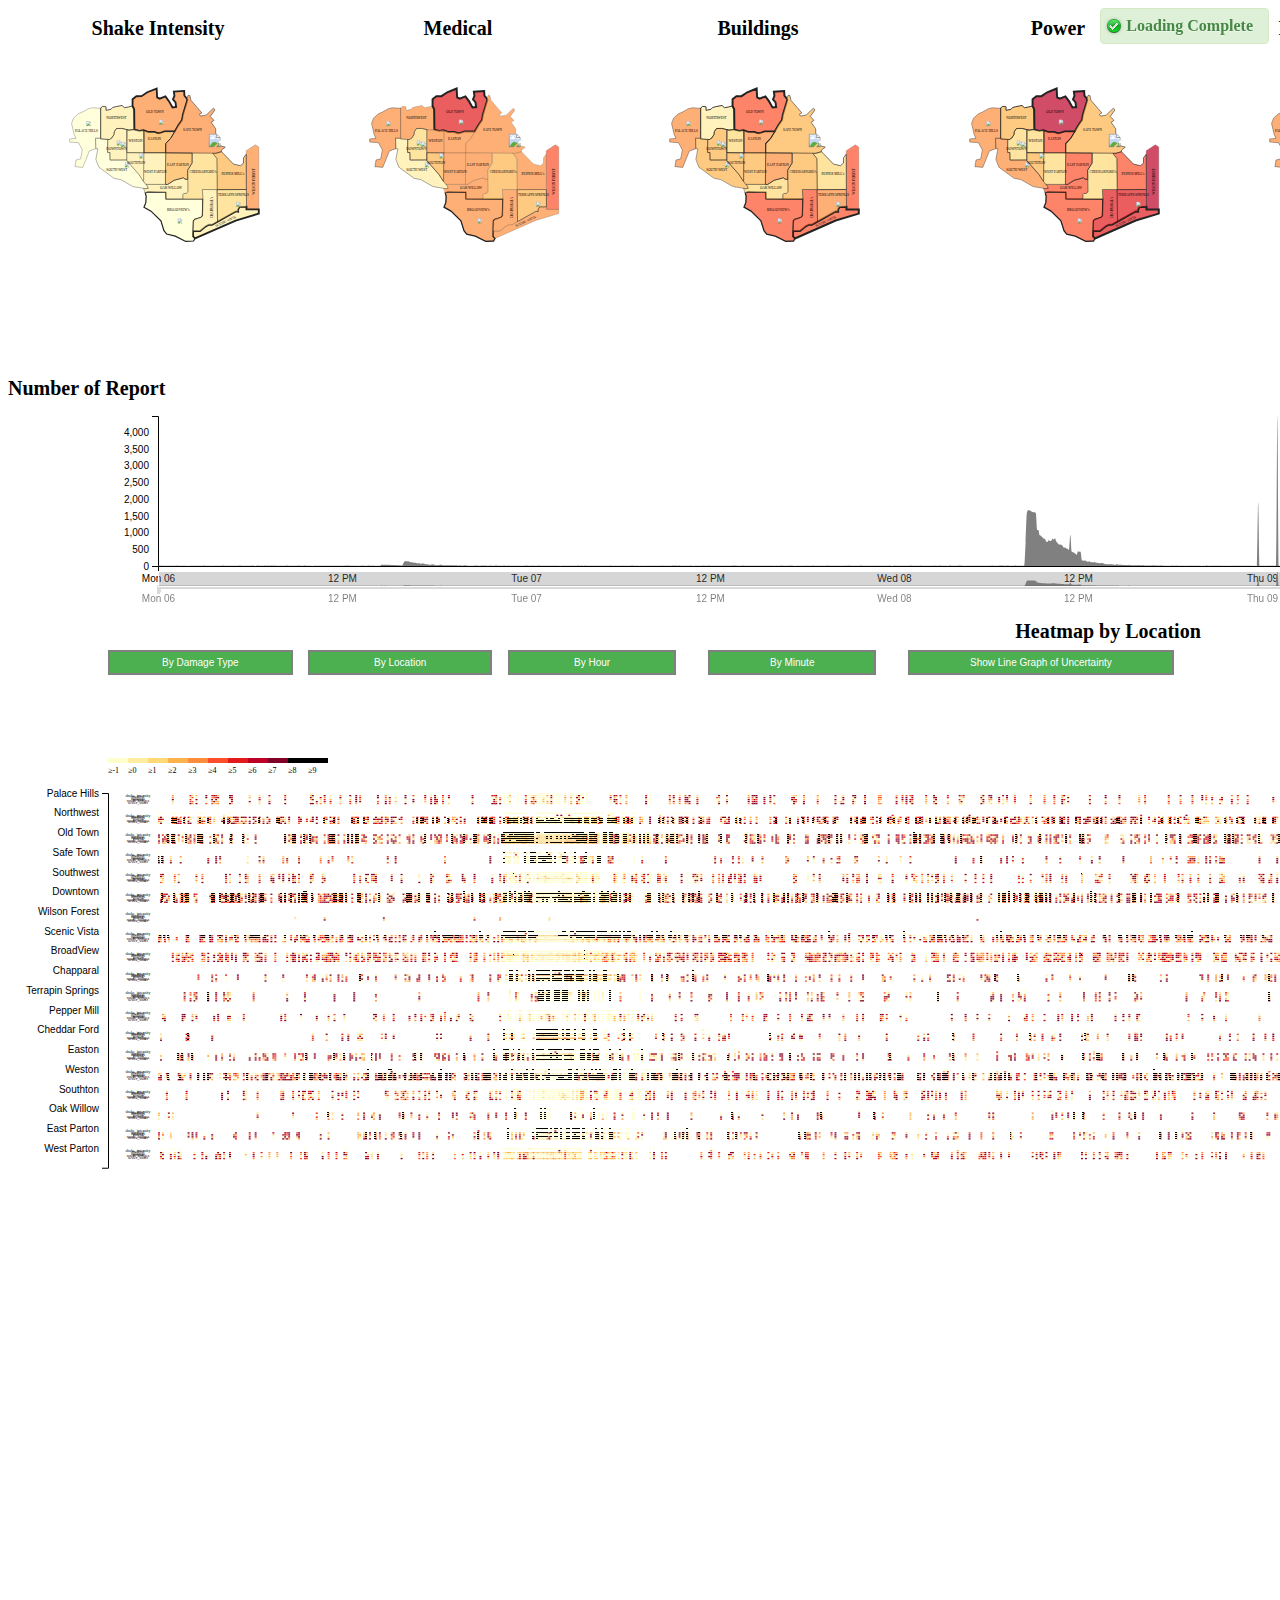
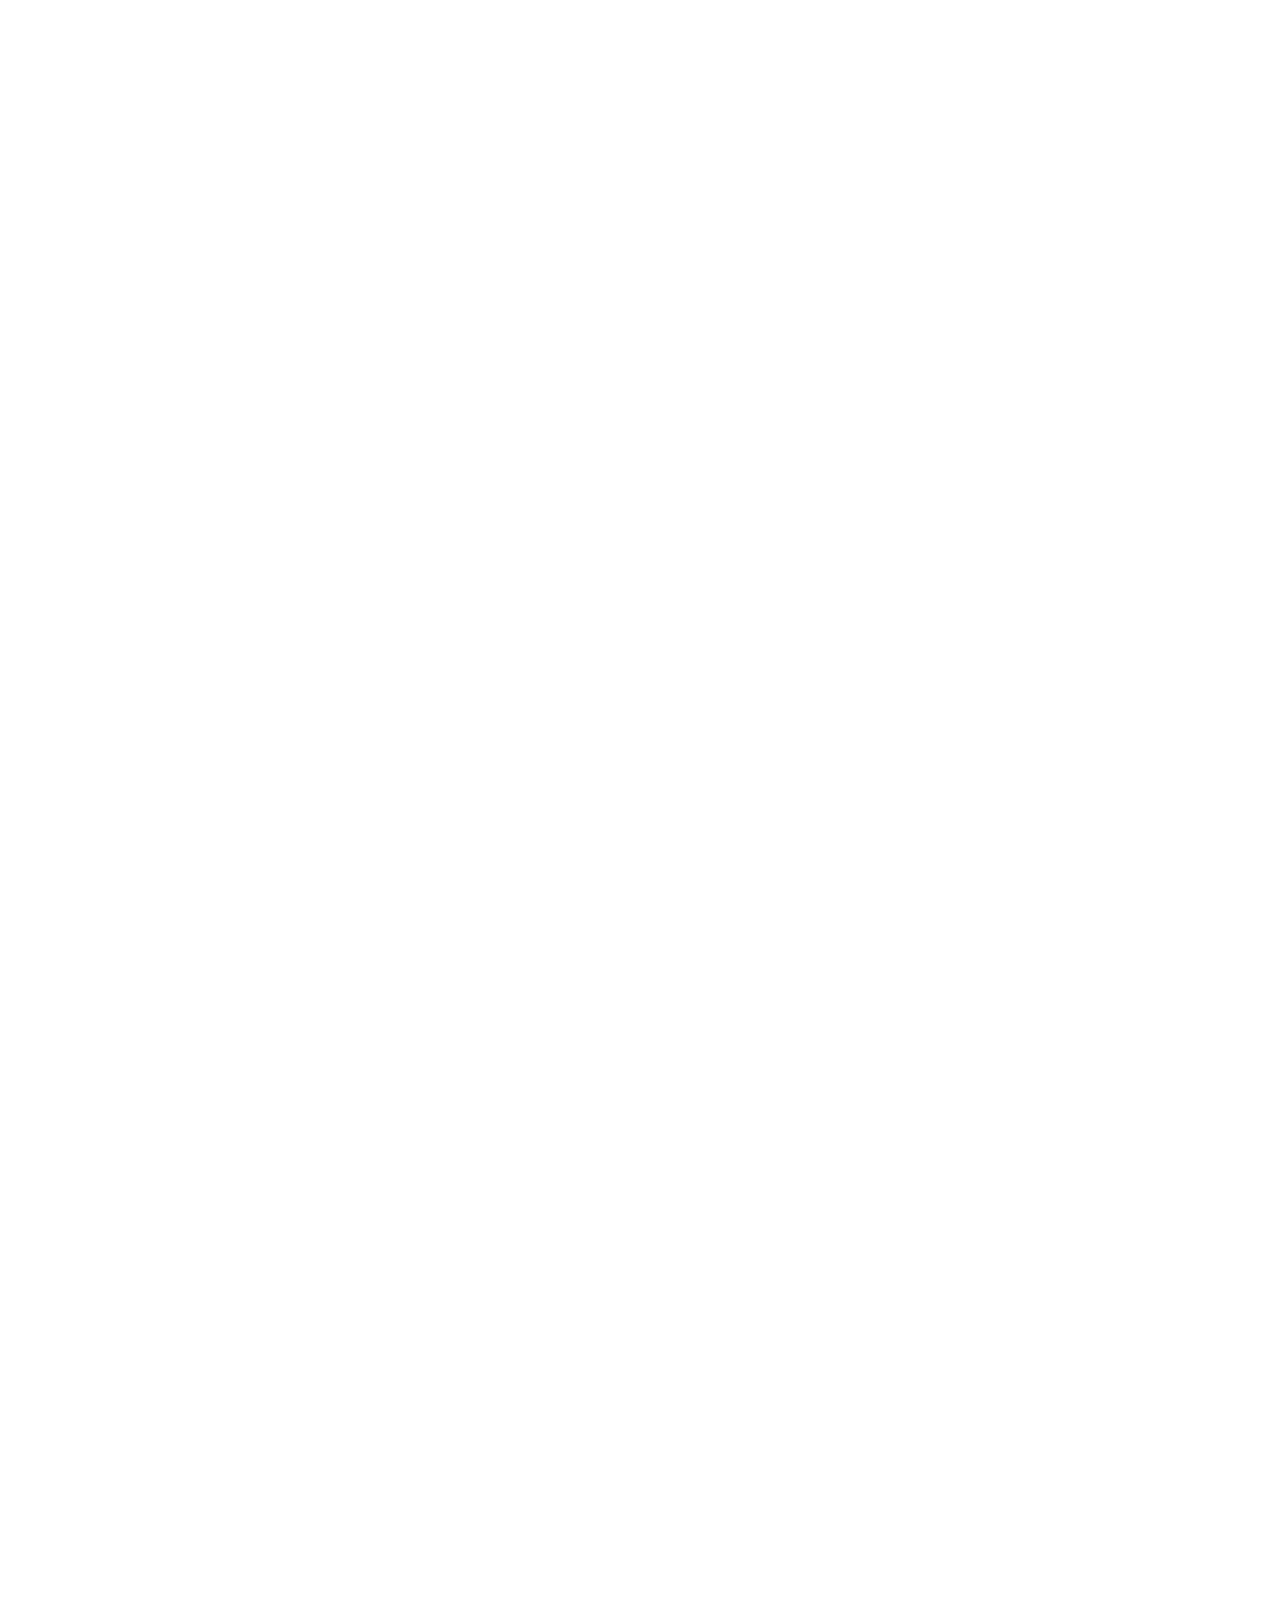
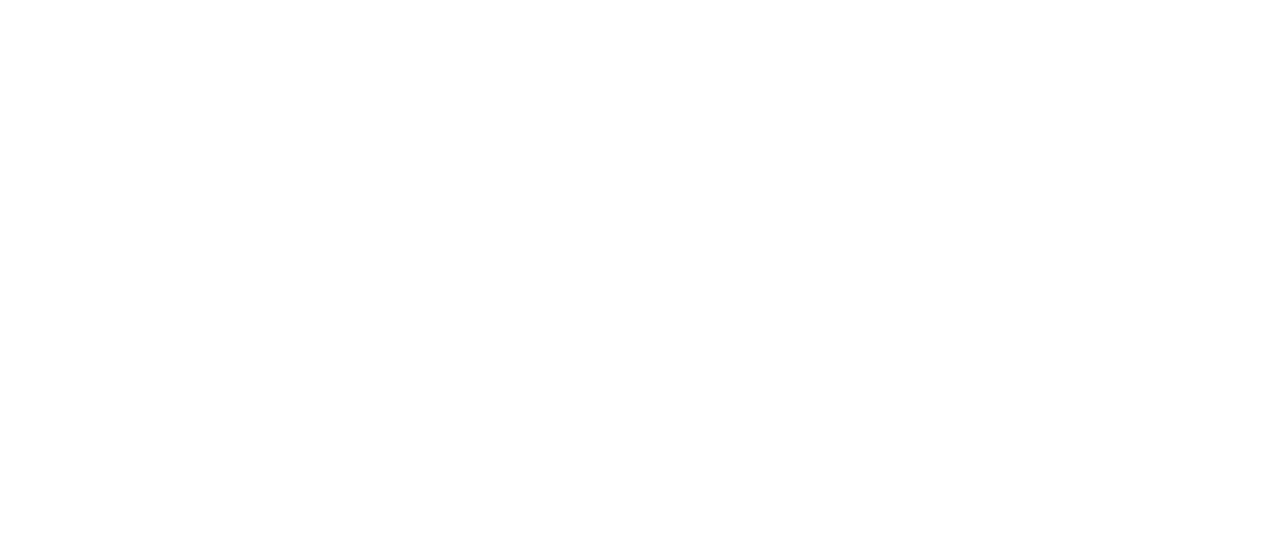
<file: visualization.html>
<!DOCTYPE html>
<html lang="en">
<head>
    <meta charset="UTF-8">
    <title>Mini Challenge 1 Visualization</title>
    <link rel="stylesheet" type="text/css" href="CSS/style.css">
    <link rel="stylesheet" type="text/css" href="CSS/line-graph.css">
    <script src="./lib/jquery-3.4.0.min.js"></script>
    <script src="./lib/d3.v4.min.js"></script>
    <!--<script src="https://d3js.org/d3-array.v1.min.js"></script>-->
    <script src="./lib/d3-geo.v1.min.js"></script>
    <script src="./lib/colorbrewer.v1.min.js"></script>
    <script src="./lib/math.min.js"></script>
    <script src="./lib/underscore.js"></script>
    <script src="./lib/notify.js"></script>
    <!--<script src="./js/lodash.js"></script>-->

</head>
<body>

    <div id="row">
        <div class="geospatial0">
            <h2>Shake Intensity</h2>
        </div>
        <div class="geospatial1">
            <h2>Medical</h2>
        </div>
        <div class="geospatial2">
            <h2>Buildings</h2>
        </div>
        <div class="geospatial3">
            <h2>Power</h2>
        </div>
        <div class="geospatial4">
            <h2>Roads and bridges</h2>
        </div>
        <div class="geospatial5">
            <h2>Sewer&Water</h2>
        </div>

    </div>

    <div id="report_line">
        <h4>Number of Report</h4>
    </div>

    <div id="heatmap">
            <button id="button1" onclick="showdatabyfeature()">By Damage Type</button>
            <button id="button2" onclick="showdatabylocation()">By Location</button>
            <button id="button3" onclick="updatebyhour()">By Hour</button>
            <button id="button4" onclick="updatebyminute()">By Minute</button>
            <button id="button5" onclick="showLineGraph()">Show Line Graph of Uncertainty</button>
            <h3>Heatmap by Location</h3>
    </div>

    <div id="box-plot">
    </div>
    <div id="loader"></div>




    <div id="controller"></div>
    <script src="./js/geospatial.js" ></script>
    <script src="./js/lineChart.js"></script>
    <script src="./js/main.js"></script>


</body>
</html>
</file>
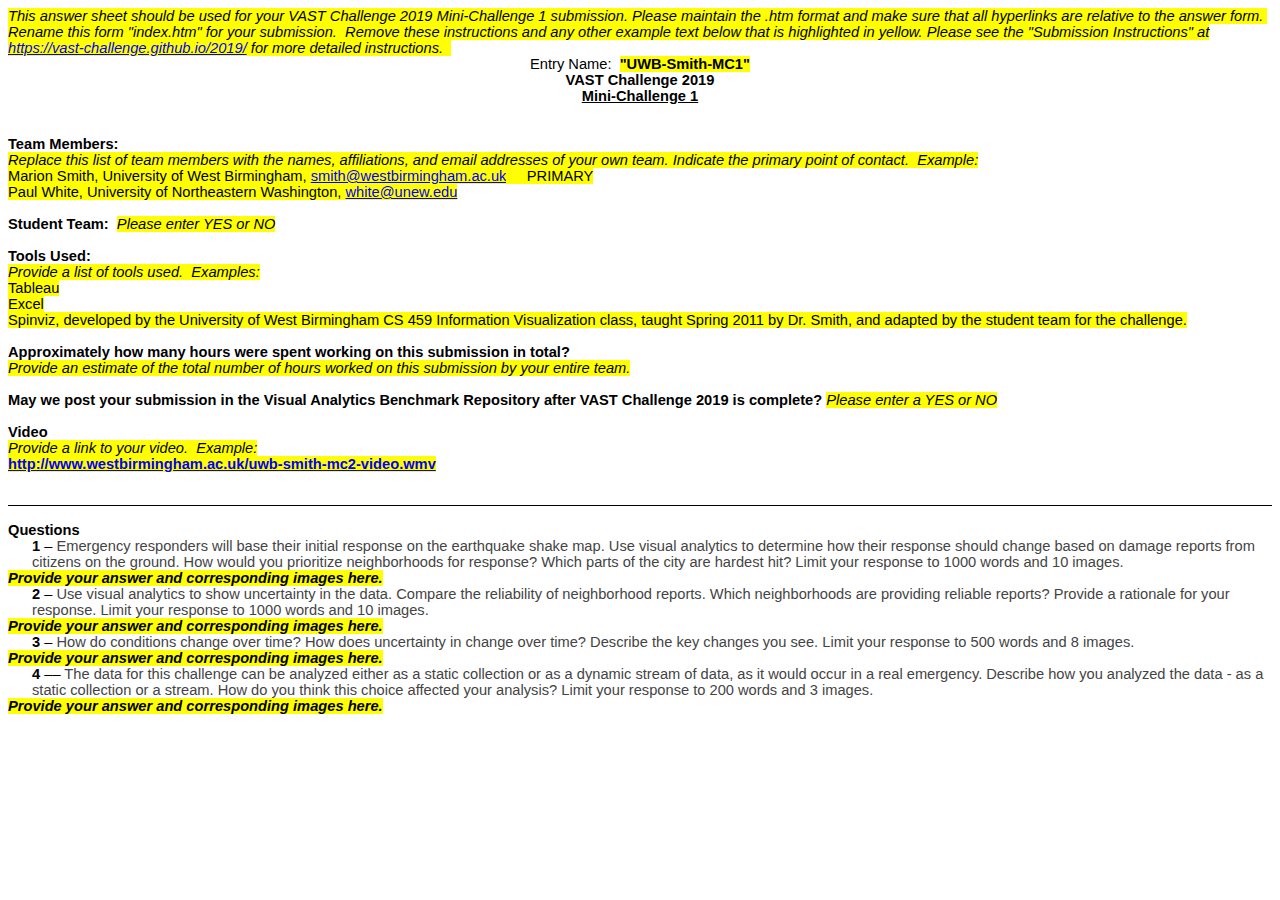
<file: Dataset/MC1/AnswerSheet/VAST Challenge 2019 MC1 Answer Sheet.htm>
<html xmlns:v="urn:schemas-microsoft-com:vml"
xmlns:o="urn:schemas-microsoft-com:office:office"
xmlns:w="urn:schemas-microsoft-com:office:word"
xmlns:m="http://schemas.microsoft.com/office/2004/12/omml"
xmlns="http://www.w3.org/TR/REC-html40">

<head>
<meta http-equiv=Content-Type content="text/html; charset=windows-1252">
<meta name=ProgId content=Word.Document>
<meta name=Generator content="Microsoft Word 15">
<meta name=Originator content="Microsoft Word 15">
<link rel=File-List
href="VAST%20Challenge%202019%20MC1%20Answer%20Sheet_files/filelist.xml">
<title>This form is a web page which was created in MS WORD and therefore can
be easily edited that way</title>
<!--[if gte mso 9]><xml>
 <o:DocumentProperties>
  <o:Author>Whiting, Mark A</o:Author>
  <o:LastAuthor>Whiting, Mark A</o:LastAuthor>
  <o:Revision>3</o:Revision>
  <o:TotalTime>48</o:TotalTime>
  <o:Created>2019-03-25T14:34:00Z</o:Created>
  <o:LastSaved>2019-03-27T15:24:00Z</o:LastSaved>
  <o:Pages>2</o:Pages>
  <o:Words>569</o:Words>
  <o:Characters>3247</o:Characters>
  <o:Company>Pacific Northwest Versions panel</o:Company>
  <o:Lines>27</o:Lines>
  <o:Paragraphs>7</o:Paragraphs>
  <o:CharactersWithSpaces>3809</o:CharactersWithSpaces>
  <o:Version>15.00</o:Version>
 </o:DocumentProperties>
</xml><![endif]-->
<link rel=themeData
href="VAST%20Challenge%202019%20MC1%20Answer%20Sheet_files/themedata.thmx">
<link rel=colorSchemeMapping
href="VAST%20Challenge%202019%20MC1%20Answer%20Sheet_files/colorschememapping.xml">
<!--[if gte mso 9]><xml>
 <w:WordDocument>
  <w:View>Print</w:View>
  <w:SpellingState>Clean</w:SpellingState>
  <w:GrammarState>Clean</w:GrammarState>
  <w:TrackMoves>false</w:TrackMoves>
  <w:TrackFormatting/>
  <w:ValidateAgainstSchemas/>
  <w:SaveIfXMLInvalid>false</w:SaveIfXMLInvalid>
  <w:IgnoreMixedContent>false</w:IgnoreMixedContent>
  <w:AlwaysShowPlaceholderText>false</w:AlwaysShowPlaceholderText>
  <w:DoNotPromoteQF/>
  <w:LidThemeOther>EN-US</w:LidThemeOther>
  <w:LidThemeAsian>X-NONE</w:LidThemeAsian>
  <w:LidThemeComplexScript>X-NONE</w:LidThemeComplexScript>
  <w:Compatibility>
   <w:BreakWrappedTables/>
   <w:SnapToGridInCell/>
   <w:WrapTextWithPunct/>
   <w:UseAsianBreakRules/>
   <w:DontGrowAutofit/>
   <w:SplitPgBreakAndParaMark/>
   <w:DontVertAlignCellWithSp/>
   <w:DontBreakConstrainedForcedTables/>
   <w:DontVertAlignInTxbx/>
   <w:Word11KerningPairs/>
   <w:CachedColBalance/>
  </w:Compatibility>
  <w:BrowserLevel>MicrosoftInternetExplorer4</w:BrowserLevel>
  <m:mathPr>
   <m:mathFont m:val="Cambria Math"/>
   <m:brkBin m:val="before"/>
   <m:brkBinSub m:val="&#45;-"/>
   <m:smallFrac m:val="off"/>
   <m:dispDef/>
   <m:lMargin m:val="0"/>
   <m:rMargin m:val="0"/>
   <m:defJc m:val="centerGroup"/>
   <m:wrapIndent m:val="1440"/>
   <m:intLim m:val="subSup"/>
   <m:naryLim m:val="undOvr"/>
  </m:mathPr></w:WordDocument>
</xml><![endif]--><!--[if gte mso 9]><xml>
 <w:LatentStyles DefLockedState="false" DefUnhideWhenUsed="false"
  DefSemiHidden="false" DefQFormat="false" DefPriority="99"
  LatentStyleCount="371">
  <w:LsdException Locked="false" Priority="0" QFormat="true" Name="Normal"/>
  <w:LsdException Locked="false" Priority="9" QFormat="true" Name="heading 1"/>
  <w:LsdException Locked="false" Priority="9" QFormat="true" Name="heading 2"/>
  <w:LsdException Locked="false" Priority="9" QFormat="true" Name="heading 3"/>
  <w:LsdException Locked="false" Priority="9" SemiHidden="true"
   UnhideWhenUsed="true" QFormat="true" Name="heading 4"/>
  <w:LsdException Locked="false" Priority="9" SemiHidden="true"
   UnhideWhenUsed="true" QFormat="true" Name="heading 5"/>
  <w:LsdException Locked="false" Priority="9" SemiHidden="true"
   UnhideWhenUsed="true" QFormat="true" Name="heading 6"/>
  <w:LsdException Locked="false" Priority="9" SemiHidden="true"
   UnhideWhenUsed="true" QFormat="true" Name="heading 7"/>
  <w:LsdException Locked="false" Priority="9" SemiHidden="true"
   UnhideWhenUsed="true" QFormat="true" Name="heading 8"/>
  <w:LsdException Locked="false" Priority="9" SemiHidden="true"
   UnhideWhenUsed="true" QFormat="true" Name="heading 9"/>
  <w:LsdException Locked="false" SemiHidden="true" UnhideWhenUsed="true"
   Name="index 1"/>
  <w:LsdException Locked="false" SemiHidden="true" UnhideWhenUsed="true"
   Name="index 2"/>
  <w:LsdException Locked="false" SemiHidden="true" UnhideWhenUsed="true"
   Name="index 3"/>
  <w:LsdException Locked="false" SemiHidden="true" UnhideWhenUsed="true"
   Name="index 4"/>
  <w:LsdException Locked="false" SemiHidden="true" UnhideWhenUsed="true"
   Name="index 5"/>
  <w:LsdException Locked="false" SemiHidden="true" UnhideWhenUsed="true"
   Name="index 6"/>
  <w:LsdException Locked="false" SemiHidden="true" UnhideWhenUsed="true"
   Name="index 7"/>
  <w:LsdException Locked="false" SemiHidden="true" UnhideWhenUsed="true"
   Name="index 8"/>
  <w:LsdException Locked="false" SemiHidden="true" UnhideWhenUsed="true"
   Name="index 9"/>
  <w:LsdException Locked="false" Priority="39" SemiHidden="true"
   UnhideWhenUsed="true" Name="toc 1"/>
  <w:LsdException Locked="false" Priority="39" SemiHidden="true"
   UnhideWhenUsed="true" Name="toc 2"/>
  <w:LsdException Locked="false" Priority="39" SemiHidden="true"
   UnhideWhenUsed="true" Name="toc 3"/>
  <w:LsdException Locked="false" Priority="39" SemiHidden="true"
   UnhideWhenUsed="true" Name="toc 4"/>
  <w:LsdException Locked="false" Priority="39" SemiHidden="true"
   UnhideWhenUsed="true" Name="toc 5"/>
  <w:LsdException Locked="false" Priority="39" SemiHidden="true"
   UnhideWhenUsed="true" Name="toc 6"/>
  <w:LsdException Locked="false" Priority="39" SemiHidden="true"
   UnhideWhenUsed="true" Name="toc 7"/>
  <w:LsdException Locked="false" Priority="39" SemiHidden="true"
   UnhideWhenUsed="true" Name="toc 8"/>
  <w:LsdException Locked="false" Priority="39" SemiHidden="true"
   UnhideWhenUsed="true" Name="toc 9"/>
  <w:LsdException Locked="false" SemiHidden="true" UnhideWhenUsed="true"
   Name="Normal Indent"/>
  <w:LsdException Locked="false" SemiHidden="true" UnhideWhenUsed="true"
   Name="footnote text"/>
  <w:LsdException Locked="false" SemiHidden="true" UnhideWhenUsed="true"
   Name="annotation text"/>
  <w:LsdException Locked="false" SemiHidden="true" UnhideWhenUsed="true"
   Name="header"/>
  <w:LsdException Locked="false" SemiHidden="true" UnhideWhenUsed="true"
   Name="footer"/>
  <w:LsdException Locked="false" SemiHidden="true" UnhideWhenUsed="true"
   Name="index heading"/>
  <w:LsdException Locked="false" Priority="35" SemiHidden="true"
   UnhideWhenUsed="true" QFormat="true" Name="caption"/>
  <w:LsdException Locked="false" SemiHidden="true" UnhideWhenUsed="true"
   Name="table of figures"/>
  <w:LsdException Locked="false" SemiHidden="true" UnhideWhenUsed="true"
   Name="envelope address"/>
  <w:LsdException Locked="false" SemiHidden="true" UnhideWhenUsed="true"
   Name="envelope return"/>
  <w:LsdException Locked="false" SemiHidden="true" UnhideWhenUsed="true"
   Name="footnote reference"/>
  <w:LsdException Locked="false" SemiHidden="true" UnhideWhenUsed="true"
   Name="annotation reference"/>
  <w:LsdException Locked="false" SemiHidden="true" UnhideWhenUsed="true"
   Name="parallelLine number"/>
  <w:LsdException Locked="false" SemiHidden="true" UnhideWhenUsed="true"
   Name="page number"/>
  <w:LsdException Locked="false" SemiHidden="true" UnhideWhenUsed="true"
   Name="endnote reference"/>
  <w:LsdException Locked="false" SemiHidden="true" UnhideWhenUsed="true"
   Name="endnote text"/>
  <w:LsdException Locked="false" SemiHidden="true" UnhideWhenUsed="true"
   Name="table of authorities"/>
  <w:LsdException Locked="false" SemiHidden="true" UnhideWhenUsed="true"
   Name="macro"/>
  <w:LsdException Locked="false" SemiHidden="true" UnhideWhenUsed="true"
   Name="toa heading"/>
  <w:LsdException Locked="false" SemiHidden="true" UnhideWhenUsed="true"
   Name="List"/>
  <w:LsdException Locked="false" SemiHidden="true" UnhideWhenUsed="true"
   Name="List Bullet"/>
  <w:LsdException Locked="false" SemiHidden="true" UnhideWhenUsed="true"
   Name="List Number"/>
  <w:LsdException Locked="false" SemiHidden="true" UnhideWhenUsed="true"
   Name="List 2"/>
  <w:LsdException Locked="false" SemiHidden="true" UnhideWhenUsed="true"
   Name="List 3"/>
  <w:LsdException Locked="false" SemiHidden="true" UnhideWhenUsed="true"
   Name="List 4"/>
  <w:LsdException Locked="false" SemiHidden="true" UnhideWhenUsed="true"
   Name="List 5"/>
  <w:LsdException Locked="false" SemiHidden="true" UnhideWhenUsed="true"
   Name="List Bullet 2"/>
  <w:LsdException Locked="false" SemiHidden="true" UnhideWhenUsed="true"
   Name="List Bullet 3"/>
  <w:LsdException Locked="false" SemiHidden="true" UnhideWhenUsed="true"
   Name="List Bullet 4"/>
  <w:LsdException Locked="false" SemiHidden="true" UnhideWhenUsed="true"
   Name="List Bullet 5"/>
  <w:LsdException Locked="false" SemiHidden="true" UnhideWhenUsed="true"
   Name="List Number 2"/>
  <w:LsdException Locked="false" SemiHidden="true" UnhideWhenUsed="true"
   Name="List Number 3"/>
  <w:LsdException Locked="false" SemiHidden="true" UnhideWhenUsed="true"
   Name="List Number 4"/>
  <w:LsdException Locked="false" SemiHidden="true" UnhideWhenUsed="true"
   Name="List Number 5"/>
  <w:LsdException Locked="false" Priority="10" QFormat="true" Name="Title"/>
  <w:LsdException Locked="false" SemiHidden="true" UnhideWhenUsed="true"
   Name="Closing"/>
  <w:LsdException Locked="false" SemiHidden="true" UnhideWhenUsed="true"
   Name="Signature"/>
  <w:LsdException Locked="false" Priority="1" SemiHidden="true"
   UnhideWhenUsed="true" Name="Default Paragraph Font"/>
  <w:LsdException Locked="false" SemiHidden="true" UnhideWhenUsed="true"
   Name="Body Text"/>
  <w:LsdException Locked="false" SemiHidden="true" UnhideWhenUsed="true"
   Name="Body Text Indent"/>
  <w:LsdException Locked="false" SemiHidden="true" UnhideWhenUsed="true"
   Name="List Continue"/>
  <w:LsdException Locked="false" SemiHidden="true" UnhideWhenUsed="true"
   Name="List Continue 2"/>
  <w:LsdException Locked="false" SemiHidden="true" UnhideWhenUsed="true"
   Name="List Continue 3"/>
  <w:LsdException Locked="false" SemiHidden="true" UnhideWhenUsed="true"
   Name="List Continue 4"/>
  <w:LsdException Locked="false" SemiHidden="true" UnhideWhenUsed="true"
   Name="List Continue 5"/>
  <w:LsdException Locked="false" SemiHidden="true" UnhideWhenUsed="true"
   Name="Message Header"/>
  <w:LsdException Locked="false" Priority="11" QFormat="true" Name="Subtitle"/>
  <w:LsdException Locked="false" SemiHidden="true" UnhideWhenUsed="true"
   Name="Salutation"/>
  <w:LsdException Locked="false" SemiHidden="true" UnhideWhenUsed="true"
   Name="Date"/>
  <w:LsdException Locked="false" SemiHidden="true" UnhideWhenUsed="true"
   Name="Body Text First Indent"/>
  <w:LsdException Locked="false" SemiHidden="true" UnhideWhenUsed="true"
   Name="Body Text First Indent 2"/>
  <w:LsdException Locked="false" SemiHidden="true" UnhideWhenUsed="true"
   Name="Note Heading"/>
  <w:LsdException Locked="false" SemiHidden="true" UnhideWhenUsed="true"
   Name="Body Text 2"/>
  <w:LsdException Locked="false" SemiHidden="true" UnhideWhenUsed="true"
   Name="Body Text 3"/>
  <w:LsdException Locked="false" SemiHidden="true" UnhideWhenUsed="true"
   Name="Body Text Indent 2"/>
  <w:LsdException Locked="false" SemiHidden="true" UnhideWhenUsed="true"
   Name="Body Text Indent 3"/>
  <w:LsdException Locked="false" SemiHidden="true" UnhideWhenUsed="true"
   Name="Block Text"/>
  <w:LsdException Locked="false" SemiHidden="true" UnhideWhenUsed="true"
   Name="Hyperlink"/>
  <w:LsdException Locked="false" SemiHidden="true" UnhideWhenUsed="true"
   Name="FollowedHyperlink"/>
  <w:LsdException Locked="false" Priority="22" QFormat="true" Name="Strong"/>
  <w:LsdException Locked="false" Priority="20" QFormat="true" Name="Emphasis"/>
  <w:LsdException Locked="false" SemiHidden="true" UnhideWhenUsed="true"
   Name="Document Map"/>
  <w:LsdException Locked="false" SemiHidden="true" UnhideWhenUsed="true"
   Name="Plain Text"/>
  <w:LsdException Locked="false" SemiHidden="true" UnhideWhenUsed="true"
   Name="E-mail Signature"/>
  <w:LsdException Locked="false" SemiHidden="true" UnhideWhenUsed="true"
   Name="HTML Top of Form"/>
  <w:LsdException Locked="false" SemiHidden="true" UnhideWhenUsed="true"
   Name="HTML Bottom of Form"/>
  <w:LsdException Locked="false" SemiHidden="true" UnhideWhenUsed="true"
   Name="Normal (Web)"/>
  <w:LsdException Locked="false" SemiHidden="true" UnhideWhenUsed="true"
   Name="HTML Acronym"/>
  <w:LsdException Locked="false" SemiHidden="true" UnhideWhenUsed="true"
   Name="HTML Address"/>
  <w:LsdException Locked="false" SemiHidden="true" UnhideWhenUsed="true"
   Name="HTML Cite"/>
  <w:LsdException Locked="false" SemiHidden="true" UnhideWhenUsed="true"
   Name="HTML Code"/>
  <w:LsdException Locked="false" SemiHidden="true" UnhideWhenUsed="true"
   Name="HTML Definition"/>
  <w:LsdException Locked="false" SemiHidden="true" UnhideWhenUsed="true"
   Name="HTML Keyboard"/>
  <w:LsdException Locked="false" SemiHidden="true" UnhideWhenUsed="true"
   Name="HTML Preformatted"/>
  <w:LsdException Locked="false" SemiHidden="true" UnhideWhenUsed="true"
   Name="HTML Sample"/>
  <w:LsdException Locked="false" SemiHidden="true" UnhideWhenUsed="true"
   Name="HTML Typewriter"/>
  <w:LsdException Locked="false" SemiHidden="true" UnhideWhenUsed="true"
   Name="HTML Variable"/>
  <w:LsdException Locked="false" SemiHidden="true" UnhideWhenUsed="true"
   Name="Normal Table"/>
  <w:LsdException Locked="false" SemiHidden="true" UnhideWhenUsed="true"
   Name="annotation subject"/>
  <w:LsdException Locked="false" SemiHidden="true" UnhideWhenUsed="true"
   Name="No List"/>
  <w:LsdException Locked="false" SemiHidden="true" UnhideWhenUsed="true"
   Name="Outline List 1"/>
  <w:LsdException Locked="false" SemiHidden="true" UnhideWhenUsed="true"
   Name="Outline List 2"/>
  <w:LsdException Locked="false" SemiHidden="true" UnhideWhenUsed="true"
   Name="Outline List 3"/>
  <w:LsdException Locked="false" SemiHidden="true" UnhideWhenUsed="true"
   Name="Table Simple 1"/>
  <w:LsdException Locked="false" SemiHidden="true" UnhideWhenUsed="true"
   Name="Table Simple 2"/>
  <w:LsdException Locked="false" SemiHidden="true" UnhideWhenUsed="true"
   Name="Table Simple 3"/>
  <w:LsdException Locked="false" SemiHidden="true" UnhideWhenUsed="true"
   Name="Table Classic 1"/>
  <w:LsdException Locked="false" SemiHidden="true" UnhideWhenUsed="true"
   Name="Table Classic 2"/>
  <w:LsdException Locked="false" SemiHidden="true" UnhideWhenUsed="true"
   Name="Table Classic 3"/>
  <w:LsdException Locked="false" SemiHidden="true" UnhideWhenUsed="true"
   Name="Table Classic 4"/>
  <w:LsdException Locked="false" SemiHidden="true" UnhideWhenUsed="true"
   Name="Table Colorful 1"/>
  <w:LsdException Locked="false" SemiHidden="true" UnhideWhenUsed="true"
   Name="Table Colorful 2"/>
  <w:LsdException Locked="false" SemiHidden="true" UnhideWhenUsed="true"
   Name="Table Colorful 3"/>
  <w:LsdException Locked="false" SemiHidden="true" UnhideWhenUsed="true"
   Name="Table Columns 1"/>
  <w:LsdException Locked="false" SemiHidden="true" UnhideWhenUsed="true"
   Name="Table Columns 2"/>
  <w:LsdException Locked="false" SemiHidden="true" UnhideWhenUsed="true"
   Name="Table Columns 3"/>
  <w:LsdException Locked="false" SemiHidden="true" UnhideWhenUsed="true"
   Name="Table Columns 4"/>
  <w:LsdException Locked="false" SemiHidden="true" UnhideWhenUsed="true"
   Name="Table Columns 5"/>
  <w:LsdException Locked="false" SemiHidden="true" UnhideWhenUsed="true"
   Name="Table Grid 1"/>
  <w:LsdException Locked="false" SemiHidden="true" UnhideWhenUsed="true"
   Name="Table Grid 2"/>
  <w:LsdException Locked="false" SemiHidden="true" UnhideWhenUsed="true"
   Name="Table Grid 3"/>
  <w:LsdException Locked="false" SemiHidden="true" UnhideWhenUsed="true"
   Name="Table Grid 4"/>
  <w:LsdException Locked="false" SemiHidden="true" UnhideWhenUsed="true"
   Name="Table Grid 5"/>
  <w:LsdException Locked="false" SemiHidden="true" UnhideWhenUsed="true"
   Name="Table Grid 6"/>
  <w:LsdException Locked="false" SemiHidden="true" UnhideWhenUsed="true"
   Name="Table Grid 7"/>
  <w:LsdException Locked="false" SemiHidden="true" UnhideWhenUsed="true"
   Name="Table Grid 8"/>
  <w:LsdException Locked="false" SemiHidden="true" UnhideWhenUsed="true"
   Name="Table List 1"/>
  <w:LsdException Locked="false" SemiHidden="true" UnhideWhenUsed="true"
   Name="Table List 2"/>
  <w:LsdException Locked="false" SemiHidden="true" UnhideWhenUsed="true"
   Name="Table List 3"/>
  <w:LsdException Locked="false" SemiHidden="true" UnhideWhenUsed="true"
   Name="Table List 4"/>
  <w:LsdException Locked="false" SemiHidden="true" UnhideWhenUsed="true"
   Name="Table List 5"/>
  <w:LsdException Locked="false" SemiHidden="true" UnhideWhenUsed="true"
   Name="Table List 6"/>
  <w:LsdException Locked="false" SemiHidden="true" UnhideWhenUsed="true"
   Name="Table List 7"/>
  <w:LsdException Locked="false" SemiHidden="true" UnhideWhenUsed="true"
   Name="Table List 8"/>
  <w:LsdException Locked="false" SemiHidden="true" UnhideWhenUsed="true"
   Name="Table 3D effects 1"/>
  <w:LsdException Locked="false" SemiHidden="true" UnhideWhenUsed="true"
   Name="Table 3D effects 2"/>
  <w:LsdException Locked="false" SemiHidden="true" UnhideWhenUsed="true"
   Name="Table 3D effects 3"/>
  <w:LsdException Locked="false" SemiHidden="true" UnhideWhenUsed="true"
   Name="Table Contemporary"/>
  <w:LsdException Locked="false" SemiHidden="true" UnhideWhenUsed="true"
   Name="Table Elegant"/>
  <w:LsdException Locked="false" SemiHidden="true" UnhideWhenUsed="true"
   Name="Table Professional"/>
  <w:LsdException Locked="false" SemiHidden="true" UnhideWhenUsed="true"
   Name="Table Subtle 1"/>
  <w:LsdException Locked="false" SemiHidden="true" UnhideWhenUsed="true"
   Name="Table Subtle 2"/>
  <w:LsdException Locked="false" SemiHidden="true" UnhideWhenUsed="true"
   Name="Table Web 1"/>
  <w:LsdException Locked="false" SemiHidden="true" UnhideWhenUsed="true"
   Name="Table Web 2"/>
  <w:LsdException Locked="false" SemiHidden="true" UnhideWhenUsed="true"
   Name="Table Web 3"/>
  <w:LsdException Locked="false" SemiHidden="true" UnhideWhenUsed="true"
   Name="Balloon Text"/>
  <w:LsdException Locked="false" Priority="59" Name="Table Grid"/>
  <w:LsdException Locked="false" SemiHidden="true" UnhideWhenUsed="true"
   Name="Table Theme"/>
  <w:LsdException Locked="false" SemiHidden="true" Name="Placeholder Text"/>
  <w:LsdException Locked="false" Priority="1" QFormat="true" Name="No Spacing"/>
  <w:LsdException Locked="false" Priority="60" Name="Light Shading"/>
  <w:LsdException Locked="false" Priority="61" Name="Light List"/>
  <w:LsdException Locked="false" Priority="62" Name="Light Grid"/>
  <w:LsdException Locked="false" Priority="63" Name="Medium Shading 1"/>
  <w:LsdException Locked="false" Priority="64" Name="Medium Shading 2"/>
  <w:LsdException Locked="false" Priority="65" Name="Medium List 1"/>
  <w:LsdException Locked="false" Priority="66" Name="Medium List 2"/>
  <w:LsdException Locked="false" Priority="67" Name="Medium Grid 1"/>
  <w:LsdException Locked="false" Priority="68" Name="Medium Grid 2"/>
  <w:LsdException Locked="false" Priority="69" Name="Medium Grid 3"/>
  <w:LsdException Locked="false" Priority="70" Name="Dark List"/>
  <w:LsdException Locked="false" Priority="71" Name="Colorful Shading"/>
  <w:LsdException Locked="false" Priority="72" Name="Colorful List"/>
  <w:LsdException Locked="false" Priority="73" Name="Colorful Grid"/>
  <w:LsdException Locked="false" Priority="60" Name="Light Shading Accent 1"/>
  <w:LsdException Locked="false" Priority="61" Name="Light List Accent 1"/>
  <w:LsdException Locked="false" Priority="62" Name="Light Grid Accent 1"/>
  <w:LsdException Locked="false" Priority="63" Name="Medium Shading 1 Accent 1"/>
  <w:LsdException Locked="false" Priority="64" Name="Medium Shading 2 Accent 1"/>
  <w:LsdException Locked="false" Priority="65" Name="Medium List 1 Accent 1"/>
  <w:LsdException Locked="false" SemiHidden="true" Name="Revision"/>
  <w:LsdException Locked="false" Priority="34" QFormat="true"
   Name="List Paragraph"/>
  <w:LsdException Locked="false" Priority="29" QFormat="true" Name="Quote"/>
  <w:LsdException Locked="false" Priority="30" QFormat="true"
   Name="Intense Quote"/>
  <w:LsdException Locked="false" Priority="66" Name="Medium List 2 Accent 1"/>
  <w:LsdException Locked="false" Priority="67" Name="Medium Grid 1 Accent 1"/>
  <w:LsdException Locked="false" Priority="68" Name="Medium Grid 2 Accent 1"/>
  <w:LsdException Locked="false" Priority="69" Name="Medium Grid 3 Accent 1"/>
  <w:LsdException Locked="false" Priority="70" Name="Dark List Accent 1"/>
  <w:LsdException Locked="false" Priority="71" Name="Colorful Shading Accent 1"/>
  <w:LsdException Locked="false" Priority="72" Name="Colorful List Accent 1"/>
  <w:LsdException Locked="false" Priority="73" Name="Colorful Grid Accent 1"/>
  <w:LsdException Locked="false" Priority="60" Name="Light Shading Accent 2"/>
  <w:LsdException Locked="false" Priority="61" Name="Light List Accent 2"/>
  <w:LsdException Locked="false" Priority="62" Name="Light Grid Accent 2"/>
  <w:LsdException Locked="false" Priority="63" Name="Medium Shading 1 Accent 2"/>
  <w:LsdException Locked="false" Priority="64" Name="Medium Shading 2 Accent 2"/>
  <w:LsdException Locked="false" Priority="65" Name="Medium List 1 Accent 2"/>
  <w:LsdException Locked="false" Priority="66" Name="Medium List 2 Accent 2"/>
  <w:LsdException Locked="false" Priority="67" Name="Medium Grid 1 Accent 2"/>
  <w:LsdException Locked="false" Priority="68" Name="Medium Grid 2 Accent 2"/>
  <w:LsdException Locked="false" Priority="69" Name="Medium Grid 3 Accent 2"/>
  <w:LsdException Locked="false" Priority="70" Name="Dark List Accent 2"/>
  <w:LsdException Locked="false" Priority="71" Name="Colorful Shading Accent 2"/>
  <w:LsdException Locked="false" Priority="72" Name="Colorful List Accent 2"/>
  <w:LsdException Locked="false" Priority="73" Name="Colorful Grid Accent 2"/>
  <w:LsdException Locked="false" Priority="60" Name="Light Shading Accent 3"/>
  <w:LsdException Locked="false" Priority="61" Name="Light List Accent 3"/>
  <w:LsdException Locked="false" Priority="62" Name="Light Grid Accent 3"/>
  <w:LsdException Locked="false" Priority="63" Name="Medium Shading 1 Accent 3"/>
  <w:LsdException Locked="false" Priority="64" Name="Medium Shading 2 Accent 3"/>
  <w:LsdException Locked="false" Priority="65" Name="Medium List 1 Accent 3"/>
  <w:LsdException Locked="false" Priority="66" Name="Medium List 2 Accent 3"/>
  <w:LsdException Locked="false" Priority="67" Name="Medium Grid 1 Accent 3"/>
  <w:LsdException Locked="false" Priority="68" Name="Medium Grid 2 Accent 3"/>
  <w:LsdException Locked="false" Priority="69" Name="Medium Grid 3 Accent 3"/>
  <w:LsdException Locked="false" Priority="70" Name="Dark List Accent 3"/>
  <w:LsdException Locked="false" Priority="71" Name="Colorful Shading Accent 3"/>
  <w:LsdException Locked="false" Priority="72" Name="Colorful List Accent 3"/>
  <w:LsdException Locked="false" Priority="73" Name="Colorful Grid Accent 3"/>
  <w:LsdException Locked="false" Priority="60" Name="Light Shading Accent 4"/>
  <w:LsdException Locked="false" Priority="61" Name="Light List Accent 4"/>
  <w:LsdException Locked="false" Priority="62" Name="Light Grid Accent 4"/>
  <w:LsdException Locked="false" Priority="63" Name="Medium Shading 1 Accent 4"/>
  <w:LsdException Locked="false" Priority="64" Name="Medium Shading 2 Accent 4"/>
  <w:LsdException Locked="false" Priority="65" Name="Medium List 1 Accent 4"/>
  <w:LsdException Locked="false" Priority="66" Name="Medium List 2 Accent 4"/>
  <w:LsdException Locked="false" Priority="67" Name="Medium Grid 1 Accent 4"/>
  <w:LsdException Locked="false" Priority="68" Name="Medium Grid 2 Accent 4"/>
  <w:LsdException Locked="false" Priority="69" Name="Medium Grid 3 Accent 4"/>
  <w:LsdException Locked="false" Priority="70" Name="Dark List Accent 4"/>
  <w:LsdException Locked="false" Priority="71" Name="Colorful Shading Accent 4"/>
  <w:LsdException Locked="false" Priority="72" Name="Colorful List Accent 4"/>
  <w:LsdException Locked="false" Priority="73" Name="Colorful Grid Accent 4"/>
  <w:LsdException Locked="false" Priority="60" Name="Light Shading Accent 5"/>
  <w:LsdException Locked="false" Priority="61" Name="Light List Accent 5"/>
  <w:LsdException Locked="false" Priority="62" Name="Light Grid Accent 5"/>
  <w:LsdException Locked="false" Priority="63" Name="Medium Shading 1 Accent 5"/>
  <w:LsdException Locked="false" Priority="64" Name="Medium Shading 2 Accent 5"/>
  <w:LsdException Locked="false" Priority="65" Name="Medium List 1 Accent 5"/>
  <w:LsdException Locked="false" Priority="66" Name="Medium List 2 Accent 5"/>
  <w:LsdException Locked="false" Priority="67" Name="Medium Grid 1 Accent 5"/>
  <w:LsdException Locked="false" Priority="68" Name="Medium Grid 2 Accent 5"/>
  <w:LsdException Locked="false" Priority="69" Name="Medium Grid 3 Accent 5"/>
  <w:LsdException Locked="false" Priority="70" Name="Dark List Accent 5"/>
  <w:LsdException Locked="false" Priority="71" Name="Colorful Shading Accent 5"/>
  <w:LsdException Locked="false" Priority="72" Name="Colorful List Accent 5"/>
  <w:LsdException Locked="false" Priority="73" Name="Colorful Grid Accent 5"/>
  <w:LsdException Locked="false" Priority="60" Name="Light Shading Accent 6"/>
  <w:LsdException Locked="false" Priority="61" Name="Light List Accent 6"/>
  <w:LsdException Locked="false" Priority="62" Name="Light Grid Accent 6"/>
  <w:LsdException Locked="false" Priority="63" Name="Medium Shading 1 Accent 6"/>
  <w:LsdException Locked="false" Priority="64" Name="Medium Shading 2 Accent 6"/>
  <w:LsdException Locked="false" Priority="65" Name="Medium List 1 Accent 6"/>
  <w:LsdException Locked="false" Priority="66" Name="Medium List 2 Accent 6"/>
  <w:LsdException Locked="false" Priority="67" Name="Medium Grid 1 Accent 6"/>
  <w:LsdException Locked="false" Priority="68" Name="Medium Grid 2 Accent 6"/>
  <w:LsdException Locked="false" Priority="69" Name="Medium Grid 3 Accent 6"/>
  <w:LsdException Locked="false" Priority="70" Name="Dark List Accent 6"/>
  <w:LsdException Locked="false" Priority="71" Name="Colorful Shading Accent 6"/>
  <w:LsdException Locked="false" Priority="72" Name="Colorful List Accent 6"/>
  <w:LsdException Locked="false" Priority="73" Name="Colorful Grid Accent 6"/>
  <w:LsdException Locked="false" Priority="19" QFormat="true"
   Name="Subtle Emphasis"/>
  <w:LsdException Locked="false" Priority="21" QFormat="true"
   Name="Intense Emphasis"/>
  <w:LsdException Locked="false" Priority="31" QFormat="true"
   Name="Subtle Reference"/>
  <w:LsdException Locked="false" Priority="32" QFormat="true"
   Name="Intense Reference"/>
  <w:LsdException Locked="false" Priority="33" QFormat="true" Name="Book Title"/>
  <w:LsdException Locked="false" Priority="37" SemiHidden="true"
   UnhideWhenUsed="true" Name="Bibliography"/>
  <w:LsdException Locked="false" Priority="39" SemiHidden="true"
   UnhideWhenUsed="true" QFormat="true" Name="TOC Heading"/>
  <w:LsdException Locked="false" Priority="41" Name="Plain Table 1"/>
  <w:LsdException Locked="false" Priority="42" Name="Plain Table 2"/>
  <w:LsdException Locked="false" Priority="43" Name="Plain Table 3"/>
  <w:LsdException Locked="false" Priority="44" Name="Plain Table 4"/>
  <w:LsdException Locked="false" Priority="45" Name="Plain Table 5"/>
  <w:LsdException Locked="false" Priority="40" Name="Grid Table Light"/>
  <w:LsdException Locked="false" Priority="46" Name="Grid Table 1 Light"/>
  <w:LsdException Locked="false" Priority="47" Name="Grid Table 2"/>
  <w:LsdException Locked="false" Priority="48" Name="Grid Table 3"/>
  <w:LsdException Locked="false" Priority="49" Name="Grid Table 4"/>
  <w:LsdException Locked="false" Priority="50" Name="Grid Table 5 Dark"/>
  <w:LsdException Locked="false" Priority="51" Name="Grid Table 6 Colorful"/>
  <w:LsdException Locked="false" Priority="52" Name="Grid Table 7 Colorful"/>
  <w:LsdException Locked="false" Priority="46"
   Name="Grid Table 1 Light Accent 1"/>
  <w:LsdException Locked="false" Priority="47" Name="Grid Table 2 Accent 1"/>
  <w:LsdException Locked="false" Priority="48" Name="Grid Table 3 Accent 1"/>
  <w:LsdException Locked="false" Priority="49" Name="Grid Table 4 Accent 1"/>
  <w:LsdException Locked="false" Priority="50" Name="Grid Table 5 Dark Accent 1"/>
  <w:LsdException Locked="false" Priority="51"
   Name="Grid Table 6 Colorful Accent 1"/>
  <w:LsdException Locked="false" Priority="52"
   Name="Grid Table 7 Colorful Accent 1"/>
  <w:LsdException Locked="false" Priority="46"
   Name="Grid Table 1 Light Accent 2"/>
  <w:LsdException Locked="false" Priority="47" Name="Grid Table 2 Accent 2"/>
  <w:LsdException Locked="false" Priority="48" Name="Grid Table 3 Accent 2"/>
  <w:LsdException Locked="false" Priority="49" Name="Grid Table 4 Accent 2"/>
  <w:LsdException Locked="false" Priority="50" Name="Grid Table 5 Dark Accent 2"/>
  <w:LsdException Locked="false" Priority="51"
   Name="Grid Table 6 Colorful Accent 2"/>
  <w:LsdException Locked="false" Priority="52"
   Name="Grid Table 7 Colorful Accent 2"/>
  <w:LsdException Locked="false" Priority="46"
   Name="Grid Table 1 Light Accent 3"/>
  <w:LsdException Locked="false" Priority="47" Name="Grid Table 2 Accent 3"/>
  <w:LsdException Locked="false" Priority="48" Name="Grid Table 3 Accent 3"/>
  <w:LsdException Locked="false" Priority="49" Name="Grid Table 4 Accent 3"/>
  <w:LsdException Locked="false" Priority="50" Name="Grid Table 5 Dark Accent 3"/>
  <w:LsdException Locked="false" Priority="51"
   Name="Grid Table 6 Colorful Accent 3"/>
  <w:LsdException Locked="false" Priority="52"
   Name="Grid Table 7 Colorful Accent 3"/>
  <w:LsdException Locked="false" Priority="46"
   Name="Grid Table 1 Light Accent 4"/>
  <w:LsdException Locked="false" Priority="47" Name="Grid Table 2 Accent 4"/>
  <w:LsdException Locked="false" Priority="48" Name="Grid Table 3 Accent 4"/>
  <w:LsdException Locked="false" Priority="49" Name="Grid Table 4 Accent 4"/>
  <w:LsdException Locked="false" Priority="50" Name="Grid Table 5 Dark Accent 4"/>
  <w:LsdException Locked="false" Priority="51"
   Name="Grid Table 6 Colorful Accent 4"/>
  <w:LsdException Locked="false" Priority="52"
   Name="Grid Table 7 Colorful Accent 4"/>
  <w:LsdException Locked="false" Priority="46"
   Name="Grid Table 1 Light Accent 5"/>
  <w:LsdException Locked="false" Priority="47" Name="Grid Table 2 Accent 5"/>
  <w:LsdException Locked="false" Priority="48" Name="Grid Table 3 Accent 5"/>
  <w:LsdException Locked="false" Priority="49" Name="Grid Table 4 Accent 5"/>
  <w:LsdException Locked="false" Priority="50" Name="Grid Table 5 Dark Accent 5"/>
  <w:LsdException Locked="false" Priority="51"
   Name="Grid Table 6 Colorful Accent 5"/>
  <w:LsdException Locked="false" Priority="52"
   Name="Grid Table 7 Colorful Accent 5"/>
  <w:LsdException Locked="false" Priority="46"
   Name="Grid Table 1 Light Accent 6"/>
  <w:LsdException Locked="false" Priority="47" Name="Grid Table 2 Accent 6"/>
  <w:LsdException Locked="false" Priority="48" Name="Grid Table 3 Accent 6"/>
  <w:LsdException Locked="false" Priority="49" Name="Grid Table 4 Accent 6"/>
  <w:LsdException Locked="false" Priority="50" Name="Grid Table 5 Dark Accent 6"/>
  <w:LsdException Locked="false" Priority="51"
   Name="Grid Table 6 Colorful Accent 6"/>
  <w:LsdException Locked="false" Priority="52"
   Name="Grid Table 7 Colorful Accent 6"/>
  <w:LsdException Locked="false" Priority="46" Name="List Table 1 Light"/>
  <w:LsdException Locked="false" Priority="47" Name="List Table 2"/>
  <w:LsdException Locked="false" Priority="48" Name="List Table 3"/>
  <w:LsdException Locked="false" Priority="49" Name="List Table 4"/>
  <w:LsdException Locked="false" Priority="50" Name="List Table 5 Dark"/>
  <w:LsdException Locked="false" Priority="51" Name="List Table 6 Colorful"/>
  <w:LsdException Locked="false" Priority="52" Name="List Table 7 Colorful"/>
  <w:LsdException Locked="false" Priority="46"
   Name="List Table 1 Light Accent 1"/>
  <w:LsdException Locked="false" Priority="47" Name="List Table 2 Accent 1"/>
  <w:LsdException Locked="false" Priority="48" Name="List Table 3 Accent 1"/>
  <w:LsdException Locked="false" Priority="49" Name="List Table 4 Accent 1"/>
  <w:LsdException Locked="false" Priority="50" Name="List Table 5 Dark Accent 1"/>
  <w:LsdException Locked="false" Priority="51"
   Name="List Table 6 Colorful Accent 1"/>
  <w:LsdException Locked="false" Priority="52"
   Name="List Table 7 Colorful Accent 1"/>
  <w:LsdException Locked="false" Priority="46"
   Name="List Table 1 Light Accent 2"/>
  <w:LsdException Locked="false" Priority="47" Name="List Table 2 Accent 2"/>
  <w:LsdException Locked="false" Priority="48" Name="List Table 3 Accent 2"/>
  <w:LsdException Locked="false" Priority="49" Name="List Table 4 Accent 2"/>
  <w:LsdException Locked="false" Priority="50" Name="List Table 5 Dark Accent 2"/>
  <w:LsdException Locked="false" Priority="51"
   Name="List Table 6 Colorful Accent 2"/>
  <w:LsdException Locked="false" Priority="52"
   Name="List Table 7 Colorful Accent 2"/>
  <w:LsdException Locked="false" Priority="46"
   Name="List Table 1 Light Accent 3"/>
  <w:LsdException Locked="false" Priority="47" Name="List Table 2 Accent 3"/>
  <w:LsdException Locked="false" Priority="48" Name="List Table 3 Accent 3"/>
  <w:LsdException Locked="false" Priority="49" Name="List Table 4 Accent 3"/>
  <w:LsdException Locked="false" Priority="50" Name="List Table 5 Dark Accent 3"/>
  <w:LsdException Locked="false" Priority="51"
   Name="List Table 6 Colorful Accent 3"/>
  <w:LsdException Locked="false" Priority="52"
   Name="List Table 7 Colorful Accent 3"/>
  <w:LsdException Locked="false" Priority="46"
   Name="List Table 1 Light Accent 4"/>
  <w:LsdException Locked="false" Priority="47" Name="List Table 2 Accent 4"/>
  <w:LsdException Locked="false" Priority="48" Name="List Table 3 Accent 4"/>
  <w:LsdException Locked="false" Priority="49" Name="List Table 4 Accent 4"/>
  <w:LsdException Locked="false" Priority="50" Name="List Table 5 Dark Accent 4"/>
  <w:LsdException Locked="false" Priority="51"
   Name="List Table 6 Colorful Accent 4"/>
  <w:LsdException Locked="false" Priority="52"
   Name="List Table 7 Colorful Accent 4"/>
  <w:LsdException Locked="false" Priority="46"
   Name="List Table 1 Light Accent 5"/>
  <w:LsdException Locked="false" Priority="47" Name="List Table 2 Accent 5"/>
  <w:LsdException Locked="false" Priority="48" Name="List Table 3 Accent 5"/>
  <w:LsdException Locked="false" Priority="49" Name="List Table 4 Accent 5"/>
  <w:LsdException Locked="false" Priority="50" Name="List Table 5 Dark Accent 5"/>
  <w:LsdException Locked="false" Priority="51"
   Name="List Table 6 Colorful Accent 5"/>
  <w:LsdException Locked="false" Priority="52"
   Name="List Table 7 Colorful Accent 5"/>
  <w:LsdException Locked="false" Priority="46"
   Name="List Table 1 Light Accent 6"/>
  <w:LsdException Locked="false" Priority="47" Name="List Table 2 Accent 6"/>
  <w:LsdException Locked="false" Priority="48" Name="List Table 3 Accent 6"/>
  <w:LsdException Locked="false" Priority="49" Name="List Table 4 Accent 6"/>
  <w:LsdException Locked="false" Priority="50" Name="List Table 5 Dark Accent 6"/>
  <w:LsdException Locked="false" Priority="51"
   Name="List Table 6 Colorful Accent 6"/>
  <w:LsdException Locked="false" Priority="52"
   Name="List Table 7 Colorful Accent 6"/>
 </w:LatentStyles>
</xml><![endif]-->
<style>
<!--
 /* Font Definitions */
 @font-face
	{font-family:"Cambria Math";
	panose-1:2 4 5 3 5 4 6 3 2 4;
	mso-font-charset:1;
	mso-generic-font-family:roman;
	mso-font-format:other;
	mso-font-pitch:variable;
	mso-font-signature:0 0 0 0 0 0;}
@font-face
	{font-family:Calibri;
	panose-1:2 15 5 2 2 2 4 3 2 4;
	mso-font-charset:0;
	mso-generic-font-family:swiss;
	mso-font-pitch:variable;
	mso-font-signature:-536870145 1073786111 1 0 415 0;}
 /* Style Definitions */
 p.MsoNormal, li.MsoNormal, div.MsoNormal
	{mso-style-unhide:no;
	mso-style-qformat:yes;
	mso-style-parent:"";
	margin:0in;
	margin-bottom:.0001pt;
	mso-pagination:widow-orphan;
	font-size:12.0pt;
	font-family:"Times New Roman",serif;
	mso-fareast-font-family:"Times New Roman";
	mso-fareast-theme-font:minor-fareast;
	color:black;}
h2
	{mso-style-priority:9;
	mso-style-unhide:no;
	mso-style-qformat:yes;
	mso-style-link:"Heading 2 Char";
	mso-margin-top-alt:auto;
	margin-right:0in;
	mso-margin-bottom-alt:auto;
	margin-left:0in;
	mso-pagination:widow-orphan;
	mso-outline-level:2;
	font-size:18.0pt;
	font-family:"Times New Roman",serif;
	mso-fareast-font-family:"Times New Roman";
	mso-fareast-theme-font:minor-fareast;
	color:black;
	font-weight:bold;}
h3
	{mso-style-priority:9;
	mso-style-unhide:no;
	mso-style-qformat:yes;
	mso-style-link:"Heading 3 Char";
	mso-margin-top-alt:auto;
	margin-right:0in;
	mso-margin-bottom-alt:auto;
	margin-left:0in;
	mso-pagination:widow-orphan;
	mso-outline-level:3;
	font-size:13.5pt;
	font-family:"Times New Roman",serif;
	mso-fareast-font-family:"Times New Roman";
	mso-fareast-theme-font:minor-fareast;
	color:black;
	font-weight:bold;}
a:link, span.MsoHyperlink
	{mso-style-priority:99;
	color:blue;
	text-decoration:underline;
	text-underline:single;}
a:visited, span.MsoHyperlinkFollowed
	{mso-style-noshow:yes;
	mso-style-priority:99;
	color:purple;
	text-decoration:underline;
	text-underline:single;}
p
	{mso-style-noshow:yes;
	mso-style-priority:99;
	mso-margin-top-alt:auto;
	margin-right:0in;
	mso-margin-bottom-alt:auto;
	margin-left:0in;
	mso-pagination:widow-orphan;
	font-size:12.0pt;
	font-family:"Times New Roman",serif;
	mso-fareast-font-family:"Times New Roman";
	mso-fareast-theme-font:minor-fareast;
	color:black;}
p.MsoNoSpacing, li.MsoNoSpacing, div.MsoNoSpacing
	{mso-style-noshow:yes;
	mso-style-priority:1;
	mso-style-unhide:no;
	mso-style-qformat:yes;
	mso-margin-top-alt:auto;
	margin-right:0in;
	mso-margin-bottom-alt:auto;
	margin-left:0in;
	mso-pagination:widow-orphan;
	font-size:12.0pt;
	font-family:"Times New Roman",serif;
	mso-fareast-font-family:"Times New Roman";
	color:windowtext;}
p.MsoListParagraph, li.MsoListParagraph, div.MsoListParagraph
	{mso-style-noshow:yes;
	mso-style-priority:34;
	mso-style-unhide:no;
	mso-style-qformat:yes;
	margin-top:0in;
	margin-right:0in;
	margin-bottom:0in;
	margin-left:.5in;
	margin-bottom:.0001pt;
	mso-add-space:auto;
	mso-pagination:widow-orphan;
	font-size:12.0pt;
	font-family:"Times New Roman",serif;
	mso-fareast-font-family:"Times New Roman";
	mso-fareast-theme-font:minor-fareast;
	color:black;}
p.MsoListParagraphCxSpFirst, li.MsoListParagraphCxSpFirst, div.MsoListParagraphCxSpFirst
	{mso-style-noshow:yes;
	mso-style-priority:34;
	mso-style-unhide:no;
	mso-style-qformat:yes;
	mso-style-type:export-only;
	margin-top:0in;
	margin-right:0in;
	margin-bottom:0in;
	margin-left:.5in;
	margin-bottom:.0001pt;
	mso-add-space:auto;
	mso-pagination:widow-orphan;
	font-size:12.0pt;
	font-family:"Times New Roman",serif;
	mso-fareast-font-family:"Times New Roman";
	mso-fareast-theme-font:minor-fareast;
	color:black;}
p.MsoListParagraphCxSpMiddle, li.MsoListParagraphCxSpMiddle, div.MsoListParagraphCxSpMiddle
	{mso-style-noshow:yes;
	mso-style-priority:34;
	mso-style-unhide:no;
	mso-style-qformat:yes;
	mso-style-type:export-only;
	margin-top:0in;
	margin-right:0in;
	margin-bottom:0in;
	margin-left:.5in;
	margin-bottom:.0001pt;
	mso-add-space:auto;
	mso-pagination:widow-orphan;
	font-size:12.0pt;
	font-family:"Times New Roman",serif;
	mso-fareast-font-family:"Times New Roman";
	mso-fareast-theme-font:minor-fareast;
	color:black;}
p.MsoListParagraphCxSpLast, li.MsoListParagraphCxSpLast, div.MsoListParagraphCxSpLast
	{mso-style-noshow:yes;
	mso-style-priority:34;
	mso-style-unhide:no;
	mso-style-qformat:yes;
	mso-style-type:export-only;
	margin-top:0in;
	margin-right:0in;
	margin-bottom:0in;
	margin-left:.5in;
	margin-bottom:.0001pt;
	mso-add-space:auto;
	mso-pagination:widow-orphan;
	font-size:12.0pt;
	font-family:"Times New Roman",serif;
	mso-fareast-font-family:"Times New Roman";
	mso-fareast-theme-font:minor-fareast;
	color:black;}
span.Heading2Char
	{mso-style-name:"Heading 2 Char";
	mso-style-noshow:yes;
	mso-style-priority:9;
	mso-style-unhide:no;
	mso-style-locked:yes;
	mso-style-link:"Heading 2";
	mso-ansi-font-size:13.0pt;
	mso-bidi-font-size:13.0pt;
	font-family:"Cambria",serif;
	mso-ascii-font-family:Cambria;
	mso-ascii-theme-font:major-latin;
	mso-fareast-font-family:"Times New Roman";
	mso-fareast-theme-font:major-fareast;
	mso-hansi-font-family:Cambria;
	mso-hansi-theme-font:major-latin;
	mso-bidi-font-family:"Times New Roman";
	mso-bidi-theme-font:major-bidi;
	color:#4F81BD;
	mso-themecolor:accent1;
	font-weight:bold;}
span.Heading3Char
	{mso-style-name:"Heading 3 Char";
	mso-style-noshow:yes;
	mso-style-priority:9;
	mso-style-unhide:no;
	mso-style-locked:yes;
	mso-style-link:"Heading 3";
	mso-ansi-font-size:12.0pt;
	mso-bidi-font-size:12.0pt;
	font-family:"Cambria",serif;
	mso-ascii-font-family:Cambria;
	mso-ascii-theme-font:major-latin;
	mso-fareast-font-family:"Times New Roman";
	mso-fareast-theme-font:major-fareast;
	mso-hansi-font-family:Cambria;
	mso-hansi-theme-font:major-latin;
	mso-bidi-font-family:"Times New Roman";
	mso-bidi-theme-font:major-bidi;
	color:#4F81BD;
	mso-themecolor:accent1;
	font-weight:bold;}
span.GramE
	{mso-style-name:"";
	mso-gram-e:yes;}
.MsoChpDefault
	{mso-style-type:export-only;
	mso-default-props:yes;
	font-size:10.0pt;
	mso-ansi-font-size:10.0pt;
	mso-bidi-font-size:10.0pt;}
@page WordSection1
	{size:8.5in 11.0in;
	margin:1.0in 1.0in 1.0in 1.0in;
	mso-header-margin:.5in;
	mso-footer-margin:.5in;
	mso-paper-source:0;}
div.WordSection1
	{page:WordSection1;}
-->
</style>
<!--[if gte mso 10]>
<style>
 /* Style Definitions */
 table.MsoNormalTable
	{mso-style-name:"Table Normal";
	mso-tstyle-rowband-size:0;
	mso-tstyle-colband-size:0;
	mso-style-noshow:yes;
	mso-style-priority:99;
	mso-style-parent:"";
	mso-padding-alt:0in 5.4pt 0in 5.4pt;
	mso-para-margin:0in;
	mso-para-margin-bottom:.0001pt;
	mso-pagination:widow-orphan;
	font-size:10.0pt;
	font-family:"Times New Roman",serif;}
</style>
<![endif]--><!--[if gte mso 9]><xml>
 <o:shapedefaults v:ext="edit" spidmax="1026"/>
</xml><![endif]--><!--[if gte mso 9]><xml>
 <o:shapelayout v:ext="edit">
  <o:idmap v:ext="edit" data="1"/>
 </o:shapelayout></xml><![endif]-->
</head>

<body lang=EN-US link=blue vlink=purple style='tab-interval:.5in'>

<div class=WordSection1>

<p class=MsoNormal style='mso-margin-top-alt:auto;mso-margin-bottom-alt:auto'><i><span
style='font-size:11.0pt;font-family:"Calibri",sans-serif;mso-ascii-theme-font:
minor-latin;mso-hansi-theme-font:minor-latin;mso-bidi-font-family:Calibri;
mso-bidi-theme-font:minor-latin;background:yellow;mso-highlight:yellow;
mso-bidi-font-weight:bold'>This answer sheet should be used for your VAST
Challenge 2019 Mini-Challenge 1 submission.<span style='mso-spacerun:yes'>
</span>Please maintain the .htm format and make sure that all hyperlinks are
relative to the answer form.<span style='mso-spacerun:yes'>� </span><o:p></o:p></span></i></p>

<p class=MsoNormal style='mso-margin-top-alt:auto;mso-margin-bottom-alt:auto'><i><span
style='font-size:11.0pt;font-family:"Calibri",sans-serif;mso-ascii-theme-font:
minor-latin;mso-hansi-theme-font:minor-latin;mso-bidi-font-family:Calibri;
mso-bidi-theme-font:minor-latin;background:yellow;mso-highlight:yellow;
mso-bidi-font-weight:bold'>Rename this form &quot;index.htm&quot; for your
submission.<span style='mso-spacerun:yes'>� </span>Remove these instructions
and any other example text below that is highlighted in yellow. Please see the
&quot;Submission Instructions&quot; at <a
href="https://vast-challenge.github.io/2019/">https://vast-challenge.github.io/2019/</a>
for more detailed instructions.<span style='mso-spacerun:yes'>� </span></span></i><i><span
style='font-size:11.0pt;font-family:"Calibri",sans-serif;mso-ascii-theme-font:
minor-latin;mso-hansi-theme-font:minor-latin;mso-bidi-font-family:Calibri;
mso-bidi-theme-font:minor-latin;mso-bidi-font-weight:bold'><span
style='mso-spacerun:yes'>��</span></span></i><span style='font-size:11.0pt;
font-family:"Calibri",sans-serif;mso-ascii-theme-font:minor-latin;mso-hansi-theme-font:
minor-latin;mso-bidi-font-family:Calibri;mso-bidi-theme-font:minor-latin'><o:p></o:p></span></p>

<h2 align=center style='margin:0in;margin-bottom:.0001pt;text-align:center'><span
style='font-size:11.0pt;font-family:"Calibri",sans-serif;mso-ascii-theme-font:
minor-latin;mso-fareast-font-family:"Times New Roman";mso-hansi-theme-font:
minor-latin;mso-bidi-font-family:Calibri;mso-bidi-theme-font:minor-latin;
font-weight:normal;mso-bidi-font-weight:bold'>Entry Name:<span
style='mso-spacerun:yes'>� </span></span><span style='font-size:11.0pt;
font-family:"Calibri",sans-serif;mso-ascii-theme-font:minor-latin;mso-fareast-font-family:
"Times New Roman";mso-hansi-theme-font:minor-latin;mso-bidi-font-family:Calibri;
mso-bidi-theme-font:minor-latin;background:yellow;mso-highlight:yellow'>&quot;UWB-Smith-MC1&quot;</span><span
style='font-size:11.0pt;font-family:"Calibri",sans-serif;mso-ascii-theme-font:
minor-latin;mso-fareast-font-family:"Times New Roman";mso-hansi-theme-font:
minor-latin;mso-bidi-font-family:Calibri;mso-bidi-theme-font:minor-latin'><o:p></o:p></span></h2>

<h2 align=center style='margin:0in;margin-bottom:.0001pt;text-align:center'><span
style='font-size:11.0pt;font-family:"Calibri",sans-serif;mso-ascii-theme-font:
minor-latin;mso-fareast-font-family:"Times New Roman";mso-hansi-theme-font:
minor-latin;mso-bidi-font-family:Calibri;mso-bidi-theme-font:minor-latin'>VAST
Challenge 2019<br>
<u>Mini-Challenge 1</u><o:p></o:p></span></h2>

<h3 style='margin:0in;margin-bottom:.0001pt'><span style='font-size:11.0pt;
font-family:"Calibri",sans-serif;mso-ascii-theme-font:minor-latin;mso-fareast-font-family:
"Times New Roman";mso-hansi-theme-font:minor-latin;mso-bidi-font-family:Calibri;
mso-bidi-theme-font:minor-latin'><o:p>&nbsp;</o:p></span></h3>

<h3 style='margin:0in;margin-bottom:.0001pt'><span style='font-size:11.0pt;
font-family:"Calibri",sans-serif;mso-ascii-theme-font:minor-latin;mso-fareast-font-family:
"Times New Roman";mso-hansi-theme-font:minor-latin;mso-bidi-font-family:Calibri;
mso-bidi-theme-font:minor-latin'><o:p>&nbsp;</o:p></span></h3>

<h3 style='margin:0in;margin-bottom:.0001pt'><span style='font-size:11.0pt;
font-family:"Calibri",sans-serif;mso-ascii-theme-font:minor-latin;mso-fareast-font-family:
"Times New Roman";mso-hansi-theme-font:minor-latin;mso-bidi-font-family:Calibri;
mso-bidi-theme-font:minor-latin'>Team Members:<o:p></o:p></span></h3>

<h3 style='margin:0in;margin-bottom:.0001pt'><i style='mso-bidi-font-style:
normal'><span style='font-size:11.0pt;font-family:"Calibri",sans-serif;
mso-ascii-theme-font:minor-latin;mso-fareast-font-family:"Times New Roman";
mso-hansi-theme-font:minor-latin;mso-bidi-font-family:Calibri;mso-bidi-theme-font:
minor-latin;background:yellow;mso-highlight:yellow;font-weight:normal;
mso-bidi-font-weight:bold'>Replace this list of team members with the names,
affiliations, and email addresses of your own team. Indicate the primary point
of contact.<span style='mso-spacerun:yes'>� </span>Example:<o:p></o:p></span></i></h3>

<p class=MsoNormal><span style='font-size:11.0pt;font-family:"Calibri",sans-serif;
mso-ascii-theme-font:minor-latin;mso-hansi-theme-font:minor-latin;mso-bidi-font-family:
Calibri;mso-bidi-theme-font:minor-latin;background:yellow;mso-highlight:yellow;
mso-bidi-font-style:italic'>Marion Smith, University of West Birmingham, </span><a
href="mailto:smith@westbirmingham.ac.uk"><span style='font-size:11.0pt;
font-family:"Calibri",sans-serif;mso-ascii-theme-font:minor-latin;mso-hansi-theme-font:
minor-latin;mso-bidi-font-family:Calibri;mso-bidi-theme-font:minor-latin;
background:yellow;mso-highlight:yellow;mso-bidi-font-style:italic'>smith@westbirmingham.ac.uk</span></a><span
style='font-size:11.0pt;font-family:"Calibri",sans-serif;mso-ascii-theme-font:
minor-latin;mso-hansi-theme-font:minor-latin;mso-bidi-font-family:Calibri;
mso-bidi-theme-font:minor-latin;background:yellow;mso-highlight:yellow;
mso-bidi-font-style:italic'><span style='mso-spacerun:yes'>���� </span>PRIMARY<br>
Paul White, University of Northeastern Washington, </span><a
href="mailto:white@unew.edu"><span style='font-size:11.0pt;font-family:"Calibri",sans-serif;
mso-ascii-theme-font:minor-latin;mso-hansi-theme-font:minor-latin;mso-bidi-font-family:
Calibri;mso-bidi-theme-font:minor-latin;background:yellow;mso-highlight:yellow;
mso-bidi-font-style:italic'>white@unew.edu</span></a><span style='font-size:
11.0pt;font-family:"Calibri",sans-serif;mso-ascii-theme-font:minor-latin;
mso-hansi-theme-font:minor-latin;mso-bidi-font-family:Calibri;mso-bidi-theme-font:
minor-latin;background:yellow;mso-highlight:yellow;mso-bidi-font-style:italic'>
</span><i><span style='font-size:11.0pt;font-family:"Calibri",sans-serif;
mso-ascii-theme-font:minor-latin;mso-hansi-theme-font:minor-latin;mso-bidi-font-family:
Calibri;mso-bidi-theme-font:minor-latin'><br style='mso-special-character:line-break'>
<![if !supportLineBreakNewLine]><br style='mso-special-character:line-break'>
<![endif]></span></i><span style='font-size:11.0pt;font-family:"Calibri",sans-serif;
mso-ascii-theme-font:minor-latin;mso-hansi-theme-font:minor-latin;mso-bidi-font-family:
Calibri;mso-bidi-theme-font:minor-latin'><o:p></o:p></span></p>

<p class=MsoNormal><b style='mso-bidi-font-weight:normal'><span
style='font-size:11.0pt;font-family:"Calibri",sans-serif;mso-ascii-theme-font:
minor-latin;mso-hansi-theme-font:minor-latin;mso-bidi-font-family:Calibri;
mso-bidi-theme-font:minor-latin'>Student Team:</span></b><span
style='font-size:11.0pt;font-family:"Calibri",sans-serif;mso-ascii-theme-font:
minor-latin;mso-hansi-theme-font:minor-latin;mso-bidi-font-family:Calibri;
mso-bidi-theme-font:minor-latin'> <b style='mso-bidi-font-weight:normal'><span
style='mso-spacerun:yes'>�</span></b><i style='mso-bidi-font-style:normal'><span
style='background:yellow;mso-highlight:yellow'>Please enter YES or NO</span><o:p></o:p></i></span></p>

<p class=MsoNormal><i style='mso-bidi-font-style:normal'><span
style='font-size:11.0pt;font-family:"Calibri",sans-serif;mso-ascii-theme-font:
minor-latin;mso-hansi-theme-font:minor-latin;mso-bidi-font-family:Calibri;
mso-bidi-theme-font:minor-latin'><o:p>&nbsp;</o:p></span></i></p>

<h3 style='margin:0in;margin-bottom:.0001pt'><span style='font-size:11.0pt;
font-family:"Calibri",sans-serif;mso-ascii-theme-font:minor-latin;mso-fareast-font-family:
"Times New Roman";mso-hansi-theme-font:minor-latin;mso-bidi-font-family:Calibri;
mso-bidi-theme-font:minor-latin'>Tools Used:<o:p></o:p></span></h3>

<p class=MsoNormal><i><span style='font-size:11.0pt;font-family:"Calibri",sans-serif;
mso-ascii-theme-font:minor-latin;mso-hansi-theme-font:minor-latin;mso-bidi-font-family:
Calibri;mso-bidi-theme-font:minor-latin;background:yellow;mso-highlight:yellow'>Provide
a list of tools used.<span style='mso-spacerun:yes'>� </span>Examples:<o:p></o:p></span></i></p>

<p class=MsoNormal><span style='font-size:11.0pt;font-family:"Calibri",sans-serif;
mso-ascii-theme-font:minor-latin;mso-hansi-theme-font:minor-latin;mso-bidi-font-family:
Calibri;mso-bidi-theme-font:minor-latin;background:yellow;mso-highlight:yellow;
mso-bidi-font-style:italic'>Tableau<o:p></o:p></span></p>

<p class=MsoNormal><span style='font-size:11.0pt;font-family:"Calibri",sans-serif;
mso-ascii-theme-font:minor-latin;mso-hansi-theme-font:minor-latin;mso-bidi-font-family:
Calibri;mso-bidi-theme-font:minor-latin;background:yellow;mso-highlight:yellow;
mso-bidi-font-style:italic'>Excel<o:p></o:p></span></p>

<p class=MsoNormal><span style='font-size:11.0pt;font-family:"Calibri",sans-serif;
mso-ascii-theme-font:minor-latin;mso-hansi-theme-font:minor-latin;mso-bidi-font-family:
Calibri;mso-bidi-theme-font:minor-latin;background:yellow;mso-highlight:yellow;
mso-bidi-font-style:italic'>Spinviz, developed by the University of West
Birmingham </span><span style='font-size:11.0pt;font-family:"Calibri",sans-serif;
mso-ascii-theme-font:minor-latin;mso-hansi-theme-font:minor-latin;background:
yellow;mso-highlight:yellow'>CS 459 Information Visualization class, taught <span
class=GramE>Spring</span> 2011 by Dr. Smith, and adapted by the student team
for the challenge.</span><span style='font-size:11.0pt;font-family:"Calibri",sans-serif;
mso-ascii-theme-font:minor-latin;mso-hansi-theme-font:minor-latin;mso-bidi-font-family:
Calibri;mso-bidi-theme-font:minor-latin;mso-bidi-font-style:italic'><o:p></o:p></span></p>

<p class=MsoNormal><span style='font-size:11.0pt;font-family:"Calibri",sans-serif;
mso-ascii-theme-font:minor-latin;mso-hansi-theme-font:minor-latin;mso-bidi-font-family:
Calibri;mso-bidi-theme-font:minor-latin;mso-bidi-font-style:italic'><o:p>&nbsp;</o:p></span></p>

<p class=MsoNormal><b style='mso-bidi-font-weight:normal'><span
style='font-size:11.0pt;font-family:"Calibri",sans-serif;mso-ascii-theme-font:
minor-latin;mso-hansi-theme-font:minor-latin;mso-bidi-font-family:Calibri;
mso-bidi-theme-font:minor-latin;mso-bidi-font-style:italic'>Approximately how
many hours were spent working on this submission in total?<o:p></o:p></span></b></p>

<p class=MsoNormal><i><span style='font-size:11.0pt;font-family:"Calibri",sans-serif;
mso-ascii-theme-font:minor-latin;mso-hansi-theme-font:minor-latin;mso-bidi-font-family:
Calibri;mso-bidi-theme-font:minor-latin;background:yellow;mso-highlight:yellow'>Provide
an estimate of the total number of hours worked on this submission by your
entire team.</span></i><b style='mso-bidi-font-weight:normal'><span
style='font-size:11.0pt;font-family:"Calibri",sans-serif;mso-ascii-theme-font:
minor-latin;mso-hansi-theme-font:minor-latin;mso-bidi-font-family:Calibri;
mso-bidi-theme-font:minor-latin;mso-bidi-font-style:italic'><o:p></o:p></span></b></p>

<p class=MsoNormal><b style='mso-bidi-font-weight:normal'><span
style='font-size:11.0pt;font-family:"Calibri",sans-serif;mso-ascii-theme-font:
minor-latin;mso-hansi-theme-font:minor-latin;mso-bidi-font-family:Calibri;
mso-bidi-theme-font:minor-latin;mso-bidi-font-style:italic'><o:p>&nbsp;</o:p></span></b></p>

<p class=MsoNormal><b style='mso-bidi-font-weight:normal'><span
style='font-size:11.0pt;font-family:"Calibri",sans-serif;mso-ascii-theme-font:
minor-latin;mso-hansi-theme-font:minor-latin;mso-bidi-font-family:Calibri;
mso-bidi-theme-font:minor-latin;mso-bidi-font-style:italic'>May we post your
submission in the Visual Analytics Benchmark Repository after VAST Challenge
2019 is complete? </span></b><i style='mso-bidi-font-style:normal'><span
style='font-size:11.0pt;font-family:"Calibri",sans-serif;mso-ascii-theme-font:
minor-latin;mso-hansi-theme-font:minor-latin;mso-bidi-font-family:Calibri;
mso-bidi-theme-font:minor-latin;background:yellow;mso-highlight:yellow'>Please
enter a YES or NO</span></i><b style='mso-bidi-font-weight:normal'><span
style='font-size:11.0pt;font-family:"Calibri",sans-serif;mso-ascii-theme-font:
minor-latin;mso-hansi-theme-font:minor-latin;mso-bidi-font-family:Calibri;
mso-bidi-theme-font:minor-latin;mso-bidi-font-style:italic'><o:p></o:p></span></b></p>

<p class=MsoNormal><span style='font-size:11.0pt;font-family:"Calibri",sans-serif;
mso-ascii-theme-font:minor-latin;mso-hansi-theme-font:minor-latin;mso-bidi-font-family:
Calibri;mso-bidi-theme-font:minor-latin;mso-bidi-font-style:italic'><o:p>&nbsp;</o:p></span></p>

<p class=MsoNormal><b><span style='font-size:11.0pt;font-family:"Calibri",sans-serif;
mso-ascii-theme-font:minor-latin;mso-hansi-theme-font:minor-latin;mso-bidi-font-family:
Calibri;mso-bidi-theme-font:minor-latin;mso-bidi-font-style:italic'>Video <o:p></o:p></span></b></p>

<p class=MsoNormal><i style='mso-bidi-font-style:normal'><span
style='font-size:11.0pt;font-family:"Calibri",sans-serif;mso-ascii-theme-font:
minor-latin;mso-hansi-theme-font:minor-latin;mso-bidi-font-family:Calibri;
mso-bidi-theme-font:minor-latin;background:yellow;mso-highlight:yellow'>Provide
a link to your video.<span style='mso-spacerun:yes'>� </span>Example:<o:p></o:p></span></i></p>

<p class=MsoNormal><a
href="http://www.westbirmingham.ac.uk/uwb-smith-mc2-video.wmv"><b
style='mso-bidi-font-weight:normal'><span style='font-size:11.0pt;font-family:
"Calibri",sans-serif;mso-ascii-theme-font:minor-latin;mso-hansi-theme-font:
minor-latin;mso-bidi-font-family:Calibri;mso-bidi-theme-font:minor-latin;
background:yellow;mso-highlight:yellow'>http://www.westbirmingham.ac.uk/uwb-smith-mc2-video.wmv</span></b></a><b
style='mso-bidi-font-weight:normal'><span style='font-size:11.0pt;font-family:
"Calibri",sans-serif;mso-ascii-theme-font:minor-latin;mso-hansi-theme-font:
minor-latin;mso-bidi-font-family:Calibri;mso-bidi-theme-font:minor-latin'> <o:p></o:p></span></b></p>

<p class=MsoNormal><span style='font-size:11.0pt;font-family:"Calibri",sans-serif;
mso-ascii-theme-font:minor-latin;mso-hansi-theme-font:minor-latin;mso-bidi-font-family:
Calibri;mso-bidi-theme-font:minor-latin'>&nbsp;<o:p></o:p></span></p>

<div style='mso-element:para-border-div;border:none;border-bottom:solid windowtext 1.0pt;
mso-border-bottom-alt:solid windowtext .75pt;padding:0in 0in 1.0pt 0in'>

<p class=MsoNormal style='border:none;mso-border-bottom-alt:solid windowtext .75pt;
padding:0in;mso-padding-alt:0in 0in 1.0pt 0in'><span style='font-size:11.0pt;
font-family:"Calibri",sans-serif;mso-ascii-theme-font:minor-latin;mso-hansi-theme-font:
minor-latin;mso-bidi-font-family:Calibri;mso-bidi-theme-font:minor-latin'><o:p>&nbsp;</o:p></span></p>

</div>

<p class=MsoNormal><span style='font-size:11.0pt;font-family:"Calibri",sans-serif;
mso-ascii-theme-font:minor-latin;mso-hansi-theme-font:minor-latin;mso-bidi-font-family:
Calibri;mso-bidi-theme-font:minor-latin'><o:p>&nbsp;</o:p></span></p>

<p class=MsoNormal style='mso-margin-top-alt:auto;mso-margin-bottom-alt:auto'><b
style='mso-bidi-font-weight:normal'><span style='font-size:11.0pt;font-family:
"Calibri",sans-serif;mso-ascii-theme-font:minor-latin;mso-fareast-font-family:
"Times New Roman";mso-hansi-theme-font:minor-latin;mso-bidi-font-family:Calibri;
mso-bidi-theme-font:minor-latin;color:windowtext'>Questions</span></b><span
style='font-size:11.0pt;font-family:"Calibri",sans-serif;mso-ascii-theme-font:
minor-latin;mso-fareast-font-family:"Times New Roman";mso-hansi-theme-font:
minor-latin;color:windowtext'><o:p></o:p></span></p>

<p class=MsoNormal style='mso-margin-top-alt:auto;mso-margin-bottom-alt:auto;
margin-left:.25in;background:white'><b style='mso-bidi-font-weight:normal'><span
style='font-size:11.0pt;font-family:"Calibri",sans-serif;mso-ascii-theme-font:
minor-latin;mso-fareast-font-family:"Times New Roman";mso-hansi-theme-font:
minor-latin;color:black;mso-themecolor:text1'>1</span></b><span
style='font-size:11.0pt;font-family:"Calibri",sans-serif;mso-ascii-theme-font:
minor-latin;mso-fareast-font-family:"Times New Roman";mso-hansi-theme-font:
minor-latin;color:black;mso-themecolor:text1'> � </span><span style='font-size:
11.0pt;font-family:"Calibri",sans-serif;mso-ascii-theme-font:minor-latin;
mso-fareast-font-family:"Times New Roman";mso-hansi-theme-font:minor-latin;
mso-bidi-font-family:Arial;color:#444444'>Emergency responders will base their
initial response on the earthquake shake map. Use visual analytics to determine
how their response should change based on damage reports from citizens on the ground.
How would you prioritize neighborhoods for response? Which parts of the city are hardest
hit? Limit your response to 1000 words and 10 images.<o:p></o:p></span></p>

<p class=MsoNormal style='mso-margin-top-alt:auto;mso-margin-bottom-alt:auto'><b
style='mso-bidi-font-weight:normal'><i style='mso-bidi-font-style:normal'><span
style='font-size:11.0pt;font-family:"Calibri",sans-serif;mso-ascii-theme-font:
minor-latin;mso-fareast-font-family:"Times New Roman";mso-hansi-theme-font:
minor-latin;mso-bidi-font-family:Calibri;mso-bidi-theme-font:minor-latin;
color:windowtext;background:yellow;mso-highlight:yellow'>Provide your answer
and corresponding images here. </span></i></b><b style='mso-bidi-font-weight:
normal'><i style='mso-bidi-font-style:normal'><span style='font-size:11.0pt;
font-family:"Calibri",sans-serif;mso-ascii-theme-font:minor-latin;mso-fareast-font-family:
"Times New Roman";mso-hansi-theme-font:minor-latin;mso-bidi-font-family:Calibri;
mso-bidi-theme-font:minor-latin;color:windowtext'><o:p></o:p></span></i></b></p>

<p class=MsoNormal style='mso-margin-top-alt:auto;mso-margin-bottom-alt:auto;
margin-left:.25in;background:white'><b style='mso-bidi-font-weight:normal'><span
style='font-size:11.0pt;font-family:"Calibri",sans-serif;mso-ascii-theme-font:
minor-latin;mso-fareast-font-family:"Times New Roman";mso-hansi-theme-font:
minor-latin;color:black;mso-themecolor:text1'>2</span></b><span
style='font-size:11.0pt;font-family:"Calibri",sans-serif;mso-ascii-theme-font:
minor-latin;mso-fareast-font-family:"Times New Roman";mso-hansi-theme-font:
minor-latin;color:black;mso-themecolor:text1'> � </span><span style='font-size:
11.0pt;font-family:"Calibri",sans-serif;mso-ascii-theme-font:minor-latin;
mso-fareast-font-family:"Times New Roman";mso-hansi-theme-font:minor-latin;
mso-bidi-font-family:Arial;color:#444444'>Use visual analytics to show uncertainty
in the data. Compare the reliability of neighborhood reports. Which neighborhoods
are providing reliable reports? Provide a rationale for your response. Limit your
response to 1000 words and 10 images.<o:p></o:p></span></p>

<p class=MsoNormal style='mso-margin-top-alt:auto;mso-margin-bottom-alt:auto'><b
style='mso-bidi-font-weight:normal'><i style='mso-bidi-font-style:normal'><span
style='font-size:11.0pt;font-family:"Calibri",sans-serif;mso-ascii-theme-font:
minor-latin;mso-fareast-font-family:"Times New Roman";mso-hansi-theme-font:
minor-latin;mso-bidi-font-family:Calibri;mso-bidi-theme-font:minor-latin;
color:windowtext;background:yellow;mso-highlight:yellow'>Provide your answer
and corresponding images here. </span></i></b><b style='mso-bidi-font-weight:
normal'><i style='mso-bidi-font-style:normal'><span style='font-size:11.0pt;
font-family:"Calibri",sans-serif;mso-ascii-theme-font:minor-latin;mso-fareast-font-family:
"Times New Roman";mso-hansi-theme-font:minor-latin;mso-bidi-font-family:Calibri;
mso-bidi-theme-font:minor-latin;color:windowtext'><o:p></o:p></span></i></b></p>

<p class=MsoNormal style='mso-margin-top-alt:auto;mso-margin-bottom-alt:auto;
margin-left:.25in;background:white'><b style='mso-bidi-font-weight:normal'><span
style='font-size:11.0pt;font-family:"Calibri",sans-serif;mso-ascii-theme-font:
minor-latin;mso-fareast-font-family:"Times New Roman";mso-hansi-theme-font:
minor-latin;color:black;mso-themecolor:text1'>3</span></b><span
style='font-size:11.0pt;font-family:"Calibri",sans-serif;mso-ascii-theme-font:
minor-latin;mso-fareast-font-family:"Times New Roman";mso-hansi-theme-font:
minor-latin;color:black;mso-themecolor:text1'> � </span><span style='font-size:
11.0pt;font-family:"Calibri",sans-serif;mso-ascii-theme-font:minor-latin;
mso-fareast-font-family:"Times New Roman";mso-hansi-theme-font:minor-latin;
mso-bidi-font-family:Arial;color:#444444'>How do conditions change over time?
How does uncertainty in change over time? Describe the key changes you see. Limit
your response to 500 words and 8 images.<o:p></o:p></span></p>

<p class=MsoNormal style='mso-margin-top-alt:auto;mso-margin-bottom-alt:auto'><b
style='mso-bidi-font-weight:normal'><i style='mso-bidi-font-style:normal'><span
style='font-size:11.0pt;font-family:"Calibri",sans-serif;mso-ascii-theme-font:
minor-latin;mso-fareast-font-family:"Times New Roman";mso-hansi-theme-font:
minor-latin;mso-bidi-font-family:Calibri;mso-bidi-theme-font:minor-latin;
color:windowtext;background:yellow;mso-highlight:yellow'>Provide your answer
and corresponding images here. </span></i></b><span style='font-size:11.0pt;
font-family:"Calibri",sans-serif;mso-ascii-theme-font:minor-latin;mso-fareast-font-family:
"Times New Roman";mso-hansi-theme-font:minor-latin;color:windowtext'><o:p></o:p></span></p>

<p class=MsoNormal style='mso-margin-top-alt:auto;mso-margin-bottom-alt:auto;
margin-left:.25in;background:white'><b style='mso-bidi-font-weight:normal'><span
style='font-size:11.0pt;font-family:"Calibri",sans-serif;mso-ascii-theme-font:
minor-latin;mso-fareast-font-family:"Times New Roman";mso-hansi-theme-font:
minor-latin;color:windowtext'>4</span></b><span style='font-size:11.0pt;
font-family:"Calibri",sans-serif;mso-ascii-theme-font:minor-latin;mso-fareast-font-family:
"Times New Roman";mso-hansi-theme-font:minor-latin;color:windowtext'> �</span><span
style='font-size:11.0pt;font-family:"Calibri",sans-serif;mso-ascii-theme-font:
minor-latin;mso-hansi-theme-font:minor-latin;color:windowtext'>� </span><span
style='font-size:11.0pt;font-family:"Calibri",sans-serif;mso-ascii-theme-font:
minor-latin;mso-fareast-font-family:"Times New Roman";mso-hansi-theme-font:
minor-latin;mso-bidi-font-family:Arial;color:#444444'>The data for this challenge
can be analyzed either as a static collection or as a dynamic stream of data, as
it would occur in a real emergency.  Describe how you analyzed the data - as a static
collection or a stream.  How do you think this choice affected your analysis? Limit
your response to 200 words and 3 images.<o:p></o:p></span></p>

<p class=MsoNormal><b style='mso-bidi-font-weight:normal'><i style='mso-bidi-font-style:
normal'><span style='font-size:11.0pt;font-family:"Calibri",sans-serif;
mso-ascii-theme-font:minor-latin;mso-fareast-font-family:"Times New Roman";
mso-hansi-theme-font:minor-latin;mso-bidi-font-family:Calibri;mso-bidi-theme-font:
minor-latin;color:windowtext;background:yellow;mso-highlight:yellow'>Provide your answer
and corresponding images here. </span></i></b><span style='font-size:11.0pt;font-family:
"Calibri",sans-serif;mso-ascii-theme-font:minor-latin;mso-fareast-font-family:
"Times New Roman";mso-hansi-theme-font:minor-latin;color:windowtext'><o:p></o:p></span></p>

<p class=MsoNormal><span style='font-size:11.0pt;font-family:"Calibri",sans-serif;
mso-ascii-theme-font:minor-latin;mso-hansi-theme-font:minor-latin;mso-bidi-font-family:
Calibri;mso-bidi-theme-font:minor-latin'><o:p>&nbsp;</o:p></span></p>

<p class=MsoNormal><span style='font-size:11.0pt;font-family:"Calibri",sans-serif;
mso-ascii-theme-font:minor-latin;mso-hansi-theme-font:minor-latin;mso-bidi-font-family:
Calibri;mso-bidi-theme-font:minor-latin'><o:p>&nbsp;</o:p></span></p>

</div>

</body>

</html>
</file>
<file: CSS/style.css>
svg {
    font: 15px Times;
}

.background path {
    fill: none;
    stroke: #ddd;
    shape-rendering: crispEdges;
}
#row{
    position:absolute;
    top: 0px;
    width: 2000px;
    height: 300px;
}
.geospatial0 {
    float: left;
    top: 0px;
    position:relative;
}
.geospatial1 {
    float: left;
    top: 0px;
    position:relative;
    height:410px;
}
.geospatial2 {
    float: left;
    top: 0px;
    position:relative;
}
.geospatial3 {
    float: left;
    top: 0px;
    position:relative;
}
.geospatial4 {
    float: left;
    top: 0px;
    position:relative;
}
.geospatial5 {
    float: left;
    top: 0px;
    position:relative;
}
#report_line{
    position:absolute;
    top: 350px;
    width:2200px;
    height: 260px;
}

#heatmap{
    position:absolute;
    top: 600px;
    width:2200px;
    height:2000px;
}
.foreground path {
    fill: none;
}

.brush .extent {
    fill-opacity: .3;
    stroke: #fff;
    shape-rendering: crispEdges;
}

.axises line,
.axises path {
    fill: none;
    /*stroke: #000;*/
    shape-rendering: crispEdges;
}

.header {
    font-family: 'Open Sans', sans-serif;
    color: #555;
    text-decoration: none;
    text-transform: uppercase;
    font-size: 30px;
    font-weight: 800;
    letter-spacing: -3px;
    line-height: 1;
    text-shadow: lightblue 3px 2px 0;
    position: absolute;
    top: 0;
    left: 1px;
    width:1900px;
    height:40px;
    text-align: center;
    background-image: -webkit-linear-gradient(left top, transparent 0%, transparent 25%, #555 25%, #555 50%, transparent 50%, transparent 75%, #555 75%);
    background-size: 10px 10px;
    -webkit-background-clip: text;
    -webkit-text-fill-color: transparent;
    z-index: -5;
    display: block;
    text-shadow: none;

}
.header{
    background-color: black;
}


#chart-area{
    float: left;
    /*border: 1px solid black;*/
    position:absolute;
    width:900px;
    height:600px;
}
.filter{
    top:40px;
    width:700px;
    height:80px;
}

/*Slider style*/
input[type="radio"] {
    background-color: #ddd;
    background-image: -webkit-linear-gradient(0deg, transparent 20%, hsla(0,0%,100%,.7), transparent 80%),
    -webkit-linear-gradient(90deg, transparent 20%, hsla(0,0%,100%,.7), transparent 80%);
    border-radius: 10px;
    box-shadow: inset 0 1px 1px hsla(0,0%,100%,.8),
    0 0 0 1px hsla(0,0%,0%,.6),
    0 2px 3px hsla(0,0%,0%,.6),
    0 4px 3px hsla(0,0%,0%,.4),
    0 6px 6px hsla(0,0%,0%,.2),
    0 10px 6px hsla(0,0%,0%,.2);
    cursor: pointer;
    display: inline-block;
    height: 10px;
    margin-right: 10px;
    position: relative;
    width: 10px;
    -webkit-appearance: none;
}
input[type="radio"]:after {
    background-color: lightgray;
    border-radius: 25px;
    box-shadow: inset 0 0 0 1px hsla(0,0%,0%,.4),
    0 1px 1px hsla(0,0%,100%,.8);
    content: '';
    display: block;
    height: 7px;
    left: 2px;
    position: relative;
    top: 2px;
    width: 7px;
}
input[type="radio"]:checked:after {
    background-color: green;
    box-shadow: inset 0 0 0 1px hsla(0,0%,0%,.4),
    inset 0 2px 2px hsla(0,0%,100%,.4),
    0 1px 1px hsla(0,0%,100%,.8),
    0 0 2px 2px hsla(0,70%,70%,.4);
}
input[type=submit] {padding:5px 15px; background:#ccc; border:0 none;
    top: 5px;
    cursor:pointer;
    -webkit-border-radius: 5px;
    border-radius: 5px; }

h1 {
    font-family: 'Dancing Script', cursive;
    font-size: 20px;
    text-align: center;

}

h2 {
    font-family: 'Dancing Script', cursive;
    font-size: 20px;
    text-align: center;
    /*transform: rotate(90deg);*/
}

h3 {
    font-family: 'Dancing Script', cursive;
    font-size: 20px;
    text-align: center;
}
h4 {
    font-family: 'Dancing Script', cursive;
    font-size: 20px;
    text-align: left;

}


#slider-time{
    position: relative;
    width: 200px;
    height: 100px;
}

.col-sm-1{
    position: relative;
    width: 200px;
    height: 100px;
}

#slider-simple{
    position: absolute;
   top: 600px;
}
#legend-chart {
    position: absolute;
    top: 50px;
    left: 300px;
}

.heatmap_tooltip {
    text-align: center;
    font-family: monospace;
    font-size: 8pt;
    color: #000;
    position: relative;
    background: rgba(255, 255, 255, 0.8);
    border: 4px solid #66F;
    padding: 5px;
    border-radius: 8px ;
    -webkit-border-top-left-radius: 8px;
    -webkit-border-top-right-radius: 8px;
    -webkit-border-bottom-right-radius: 8px;
    -webkit-border-bottom-left-radius: 8px;
    -khtml-border-top-left-radius: 8px;
    -khtml-border-top-right-radius: 8px;
    -khtml-border-bottom-right-radius: 8px;
    -khtml-border-bottom-left-radius: 8px;
    -moz-border-radius-topleft: 8px;
    -moz-border-radius-topright: 8px;
    -moz-border-radius-bottomright: 8px;
    -moz-border-radius-bottomleft: 8px;
    border-top-left-radius: 8px;
    border-top-right-radius: 8px;
    border-bottom-right-radius: 8px;
    border-bottom-left-radius: 8px;
    width: 100px;
    z-index:10000;
    -webkit-box-shadow: 4px 4px 10px rgba(0, 0, 0, 0.8);
    -moz-box-shadow: 4px 4px 10px rgba(0, 0, 0, 0.8);
    box-shadow: 4px 4px 10px rgba(0, 0, 0, 0.8);
}

.heatmap_tooltip:after, .heatmap_tooltip:before {
    top: 100%;
    border: solid transparent;
    content: " ";
    height: 0;
    width: 0;
    position: absolute;
    pointer-events: none;
}

.heatmap_tooltip:after {
    border-color: rgba(236, 240, 241, 0);
    border-top-color: #FFFFF;
    border-width: 10px;
    left: 50%;
    margin-left: -10px;
}

.heatmap_tooltip:before {
    border-color: rgba(44, 62, 80, 0);
    border-top-color: #66F;
    border-width: 16px;
    left: 50%;
    margin-left: -16px;
}

text.hover {
    font-size: 30px;
    font-weight: bold;
    fill: #66F;
    font-background: #000;
}

.geoNuclear{
    fill: #fcce1f;
    stroke: black;
    r: 12px;
}

.geoHospitals {
    fill: red;
    r: 5px;
}

#button1 {
    background-color: #4CAF50; /* Green */
    border: 2px solid gray;
    color: white;
    padding: 5px 52px;
    text-align: center;
    text-decoration: none;
    /*display: inline-block;*/
    font-size: 10px;
    position: absolute;
    top: 50px;
    left: 100px;
    cursor: pointer;
}

#button2 {
    background-color: #4CAF50; /* Green */
    border: 2px solid gray;
    color: white;
    padding: 5px 64px;
    text-align: center;
    text-decoration: none;
    /*display: inline-block;*/
    font-size: 10px;
    position: absolute;
    top: 50px;
    left: 300px;
    cursor: pointer;
}

#button3 {
    background-color: #4CAF50; /* Green */
    border: 2px solid gray;
    color: white;
    padding: 5px 64px;
    text-align: center;
    text-decoration: none;
    /*display: inline-block;*/
    font-size: 10px;
    position: absolute;
    top: 50px;
    left: 500px;
    cursor: pointer;
}

#button4 {
    background-color: #4CAF50; /* Green */
    border: 2px solid gray;
    color: white;
    padding: 5px 60px;
    text-align: center;
    text-decoration: none;
    /*display: inline-block;*/
    font-size: 10px;
    position: absolute;
    top: 50px;
    left: 700px;
    cursor: pointer;
}
#button5 {
    background-color: #4CAF50; /* Green */
    border: 2px solid gray;
    color: white;
    padding: 5px 60px;
    text-align: center;
    text-decoration: none;
    /*display: inline-block;*/
    font-size: 10px;
    position: absolute;
    top: 50px;
    left: 900px;
    cursor: pointer;
}

.grid {
    font-size: 8px;
}

#button1:hover {background-color: deepskyblue;
}

#button2:hover {background-color: deepskyblue;
}

#button3:hover {background-color: deepskyblue;
}

#button4:hover {background-color: deepskyblue;
}

#button5:hover {background-color: deepskyblue;
}

.area{
    fill: grey;
}
.area_heat{
    fill: steelblue;
}
.zoom {
    cursor: move;
    fill: none;
    pointer-events: all;
}

/* --------------------- TABLE TOOLTIP --------------------*/
.wsTooltip {
    position: absolute;
    top: 250px;
    text-align: center;
    width: 700px;
    max-width: 700px;
    height: auto;
    font: 12px sans-serif;
    pointer-events: none;
    z-index: 300;
    overflow: auto;
    border-radius: 12px;
    border: 0.5px solid #676767;
}
.tableTooltip{
    table-layout: fixed;
    width: 100%;
    word-wrap: break-word;
}
table {
    border-spacing: 0;
    border-collapse: collapse;
    border-style: hidden;
    width:100%;
    /*max-width: 100%;*/
}
.tableTooltip th {
    text-align: left;
    padding: 6px;
}
.tableTooltip td {
    text-align: left;
    padding: 3px 6px;
}
.tableTooltip th {
    background-color: #fc4e2a;
    color: white;
}

tr:nth-child(odd){background-color: #efefef
}
tr:nth-child(even){background-color: #dadada
}
.column-Damage_Intensity {
    width: 110px;
}
.column-Location {
    width: 20%;
}
.column-Total_Report {
    width: 80px;
}
.column-Note {
    width: 60%;
}
tr:first-child th:first-child { border-top-left-radius: 10px; }
tr:first-child th:last-child { border-top-right-radius: 10px; }
tr:last-child td:first-child { border-bottom-left-radius: 10px; }
tr:last-child td:last-child { border-bottom-right-radius: 10px; }


/*-------------Loader------------*/
#loader {
    border: 16px solid #f3f3f3;
    border-radius: 50%;
    border-top: 16px solid blue;
    border-right: 16px solid green;
    border-bottom: 16px solid red;
    width: 20px;
    height: 20px;
    position: absolute;
    left: 600px;
    top: 400px;
    -webkit-animation: spin 2s linear infinite;
    animation: spin 2s linear infinite;
}

@-webkit-keyframes spin {
    0% { -webkit-transform: rotate(0deg); }
    100% { -webkit-transform: rotate(360deg); }
}

@keyframes spin {
    0% { transform: rotate(0deg); }
    100% { transform: rotate(360deg); }
}
.timerange {
    font-family: Georgia, "Times New Roman", Times, serif;
    font-size: 15px;
    margin-top: 5px;
    margin-bottom: 0px;
    text-align: center;
    font-weight: normal;
    color: #222;
}
</file>
<file: CSS/line-graph.css>
.main text {
    font: 10px sans-serif;
}

.axis line, .axis path {
    shape-rendering: crispEdges;
    stroke: black;
    fill: none;
}
.node {
    stroke: #fff;
    stroke-width: 1.5px;
}

.axis {
    opacity: 0.5;
    font: 10px sans-serif;
    -webkit-user-select: none;
    -moz-user-select: none;
    user-select: none;
}
.link {
    fill: #dddddd;
    stroke-width: 1px;
}

.axis .domain {
    fill: none;
    stroke: #000;
    stroke-opacity: .3;
    stroke-width: 4px;
    stroke-linecap: round;
}

.axis .halo {
    fill: none;
    stroke: #ddd;
    stroke-width: 3px;
    stroke-linecap: round;
}

.slider .handle {
    fill: #fff;
    stroke: #000;
    stroke-opacity: .5;
    stroke-width: 1.25px;
    cursor: grab;
}

#box-plot{
    position:relative;
    float: left;
    top: 50px;
    left: 1900px;
    visibility: hidden;
    width: 1500px;
}
.floatingBox {
    position: absolute;
    padding: 5px;
    box-sizing: content-box;
    /*box-shadow: 3px 3px 3px #44444452;*/
    /*background-image: -webkit-linear-gradient(left, #fefefe, #eeeeee);*/
    background-image: -webkit-linear-gradient(left, #f6f6f6, #f1f1f1);
    border: 1px solid #ccc;
    border-radius: 3px;
    -moz-border-radius: 3px;
    -webkit-border-radius: 3px ;
    transform-origin: 100% 100% 0;
    -webkit-transform-origin: 100% 100% 0;
    -ms-transform-origin: 100% 100% 0;
    z-index: 100;
}
.floatingBoxHeader{
    height: 20px;
    width: 100%;
    cursor: move;
    border-bottom: 0.5px solid rgba(0, 0, 0, 1);
    /*padding: 10px;*/
    z-index: 10;
    background-color: #2196F3;
    color: #fff;
}
.floatingBoxHeader:active{
    height: 20px;
    width: 100%;
    cursor: grabbing;
    border-bottom: 0.5px solid rgba(0, 0, 0, 1);
}
.floatingBoxContent{
    cursor: pointer;
}

#controlPanel{
    box-sizing: content-box;
    padding: 20px;
}
</file>
